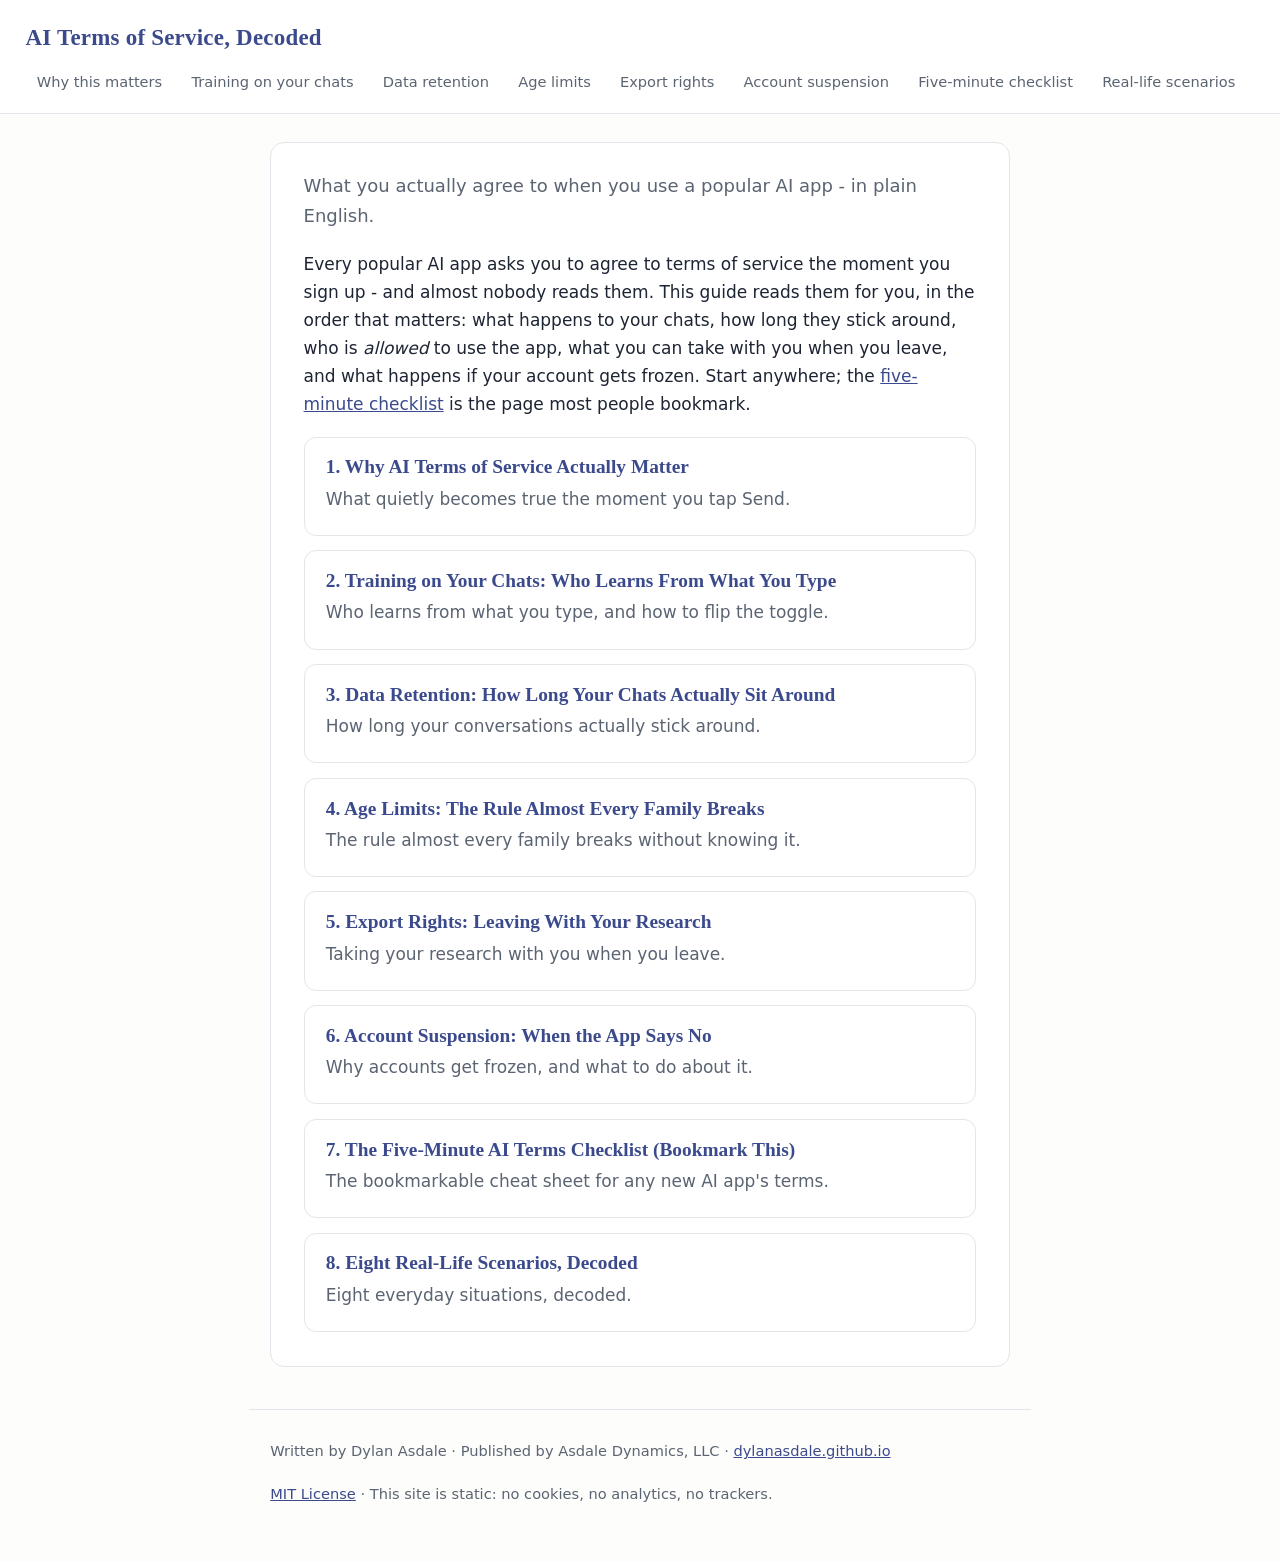
<file: site/index.html>
<!DOCTYPE html>
    <html lang="en">
    <head>
    <meta charset="utf-8">
    <meta name="viewport" content="width=device-width, initial-scale=1">
    <meta name="color-scheme" content="light">
    <title>AI Terms of Service, Decoded - AI Terms of Service, Decoded</title>
    <meta name="description" content="What you actually agree to when you use a popular AI app - in plain English.">
    <link rel="icon" href="data:image/svg+xml,%3Csvg xmlns='http://www.w3.org/2000/svg' viewBox='0 0 32 32'%3E%3Crect width='32' height='32' rx='7' fill='%233b4a8c'/%3E%3Ctext x='16' y='22' font-family='Georgia,serif' font-size='17' fill='%23fff' text-anchor='middle'%3EA%3C/text%3E%3C/svg%3E">
    <link rel="stylesheet" href="style.css">
    </head>
    <body>
    <header class="siteheader">
      <a class="sitetitle" href="index.html">AI Terms of Service, Decoded</a>
      <nav class="sitelinks">
          <a href="01-why-this-matters.html" class="navlink">Why this matters</a>
          <a href="02-training-on-your-chats.html" class="navlink">Training on your chats</a>
          <a href="03-data-retention.html" class="navlink">Data retention</a>
          <a href="04-age-limits.html" class="navlink">Age limits</a>
          <a href="05-export-rights.html" class="navlink">Export rights</a>
          <a href="06-account-suspension.html" class="navlink">Account suspension</a>
          <a href="07-five-minute-checklist.html" class="navlink">Five-minute checklist</a>
          <a href="08-common-scenarios.html" class="navlink">Real-life scenarios</a>
      </nav>
    </header>
    <main>
      <article>
      <p class="lede">What you actually agree to when you use a popular AI app - in plain English.</p>
      <p>Every popular AI app asks you to agree to terms of service the moment you sign up - and almost nobody reads them. This guide reads them for you, in the order that matters: what happens to your chats, how long they stick around, who is <em>allowed</em> to use the app, what you can take with you when you leave, and what happens if your account gets frozen. Start anywhere; the <a href="07-five-minute-checklist.html">five-minute checklist</a> is the page most people bookmark.</p>
<section class="card">
  <h2><a href="01-why-this-matters.html">1. Why AI Terms of Service Actually Matter</a></h2>
  <p>What quietly becomes true the moment you tap Send.</p>
</section>
<section class="card">
  <h2><a href="02-training-on-your-chats.html">2. Training on Your Chats: Who Learns From What You Type</a></h2>
  <p>Who learns from what you type, and how to flip the toggle.</p>
</section>
<section class="card">
  <h2><a href="03-data-retention.html">3. Data Retention: How Long Your Chats Actually Sit Around</a></h2>
  <p>How long your conversations actually stick around.</p>
</section>
<section class="card">
  <h2><a href="04-age-limits.html">4. Age Limits: The Rule Almost Every Family Breaks</a></h2>
  <p>The rule almost every family breaks without knowing it.</p>
</section>
<section class="card">
  <h2><a href="05-export-rights.html">5. Export Rights: Leaving With Your Research</a></h2>
  <p>Taking your research with you when you leave.</p>
</section>
<section class="card">
  <h2><a href="06-account-suspension.html">6. Account Suspension: When the App Says No</a></h2>
  <p>Why accounts get frozen, and what to do about it.</p>
</section>
<section class="card">
  <h2><a href="07-five-minute-checklist.html">7. The Five-Minute AI Terms Checklist (Bookmark This)</a></h2>
  <p>The bookmarkable cheat sheet for any new AI app's terms.</p>
</section>
<section class="card">
  <h2><a href="08-common-scenarios.html">8. Eight Real-Life Scenarios, Decoded</a></h2>
  <p>Eight everyday situations, decoded.</p>
</section>
      </article>

    </main>
    <footer>
      <p>Written by Dylan Asdale &middot; Published by Asdale Dynamics, LLC &middot;
      <a href="https://dylanasdale.github.io">dylanasdale.github.io</a></p>
      <p><a href="LICENSE.txt">MIT License</a> &middot; This site is static: no cookies, no analytics, no trackers.</p>
    </footer>
    </body>
    </html>
</file>
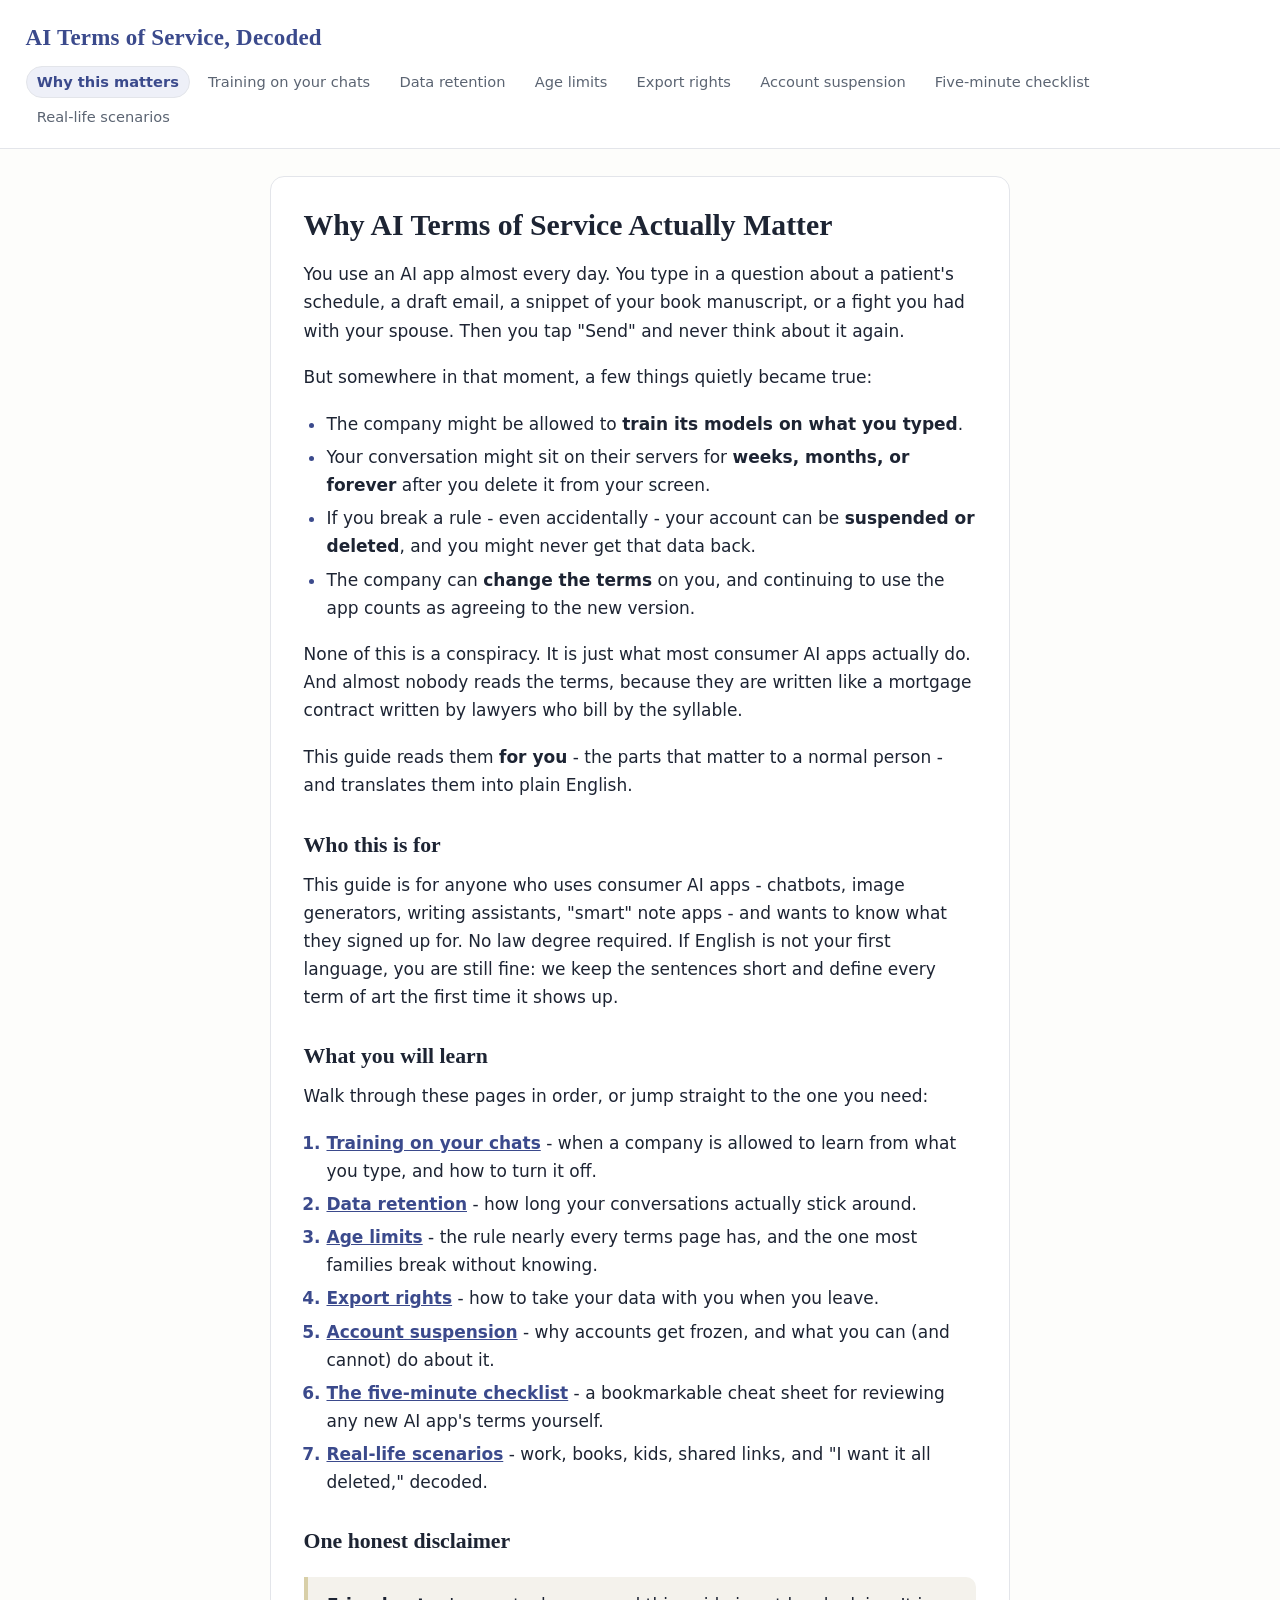
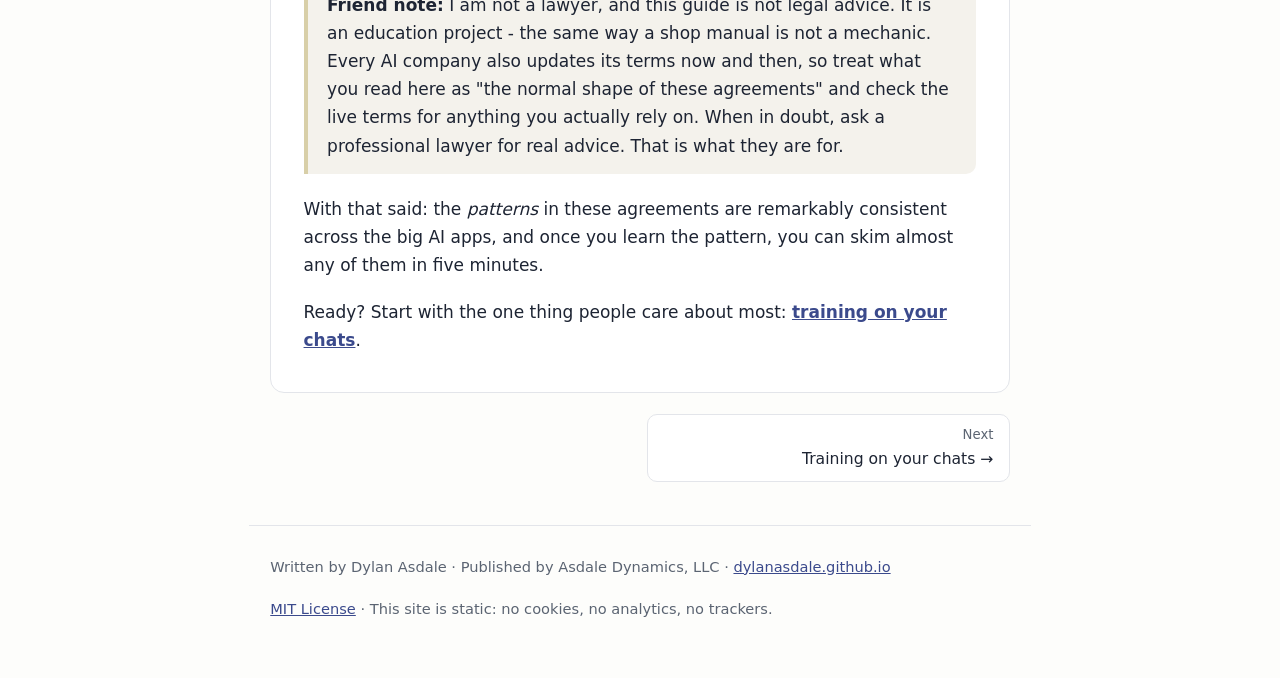
<file: site/01-why-this-matters.html>
<!DOCTYPE html>
    <html lang="en">
    <head>
    <meta charset="utf-8">
    <meta name="viewport" content="width=device-width, initial-scale=1">
    <meta name="color-scheme" content="light">
    <title>Why AI Terms of Service Actually Matter - AI Terms of Service, Decoded</title>
    <meta name="description" content="What you actually agree to when you use a popular AI app - in plain English.">
    <link rel="icon" href="data:image/svg+xml,%3Csvg xmlns='http://www.w3.org/2000/svg' viewBox='0 0 32 32'%3E%3Crect width='32' height='32' rx='7' fill='%233b4a8c'/%3E%3Ctext x='16' y='22' font-family='Georgia,serif' font-size='17' fill='%23fff' text-anchor='middle'%3EA%3C/text%3E%3C/svg%3E">
    <link rel="stylesheet" href="style.css">
    </head>
    <body>
    <header class="siteheader">
      <a class="sitetitle" href="index.html">AI Terms of Service, Decoded</a>
      <nav class="sitelinks">
          <a href="01-why-this-matters.html" class="navlink current" aria-current="page">Why this matters</a>
          <a href="02-training-on-your-chats.html" class="navlink">Training on your chats</a>
          <a href="03-data-retention.html" class="navlink">Data retention</a>
          <a href="04-age-limits.html" class="navlink">Age limits</a>
          <a href="05-export-rights.html" class="navlink">Export rights</a>
          <a href="06-account-suspension.html" class="navlink">Account suspension</a>
          <a href="07-five-minute-checklist.html" class="navlink">Five-minute checklist</a>
          <a href="08-common-scenarios.html" class="navlink">Real-life scenarios</a>
      </nav>
    </header>
    <main>
      <article>

      <h1 id="why-ai-terms-of-service-actually-matter">Why AI Terms of Service Actually Matter</h1>
<p>You use an AI app almost every day. You type in a question about a patient's schedule, a draft email, a snippet of your book manuscript, or a fight you had with your spouse. Then you tap "Send" and never think about it again.</p>
<p>But somewhere in that moment, a few things quietly became true:</p>
<ul>
<li>The company might be allowed to <strong>train its models on what you typed</strong>.</li>
<li>Your conversation might sit on their servers for <strong>weeks, months, or forever</strong> after you delete it from your screen.</li>
<li>If you break a rule - even accidentally - your account can be <strong>suspended or deleted</strong>, and you might never get that data back.</li>
<li>The company can <strong>change the terms</strong> on you, and continuing to use the app counts as agreeing to the new version.</li>
</ul>
<p>None of this is a conspiracy. It is just what most consumer AI apps actually do. And almost nobody reads the terms, because they are written like a mortgage contract written by lawyers who bill by the syllable.</p>
<p>This guide reads them <strong>for you</strong> - the parts that matter to a normal person - and translates them into plain English.</p>
<h2 id="who-this-is-for">Who this is for</h2>
<p>This guide is for anyone who uses consumer AI apps - chatbots, image generators, writing assistants, "smart" note apps - and wants to know what they signed up for. No law degree required. If English is not your first language, you are still fine: we keep the sentences short and define every term of art the first time it shows up.</p>
<h2 id="what-you-will-learn">What you will learn</h2>
<p>Walk through these pages in order, or jump straight to the one you need:</p>
<ol>
<li><strong><a href="02-training-on-your-chats.html">Training on your chats</a></strong> - when a company is allowed to learn from what you type, and how to turn it off.</li>
<li><strong><a href="03-data-retention.html">Data retention</a></strong> - how long your conversations actually stick around.</li>
<li><strong><a href="04-age-limits.html">Age limits</a></strong> - the rule nearly every terms page has, and the one most families break without knowing.</li>
<li><strong><a href="05-export-rights.html">Export rights</a></strong> - how to take your data with you when you leave.</li>
<li><strong><a href="06-account-suspension.html">Account suspension</a></strong> - why accounts get frozen, and what you can (and cannot) do about it.</li>
<li><strong><a href="07-five-minute-checklist.html">The five-minute checklist</a></strong> - a bookmarkable cheat sheet for reviewing any new AI app's terms yourself.</li>
<li><strong><a href="08-common-scenarios.html">Real-life scenarios</a></strong> - work, books, kids, shared links, and "I want it all deleted," decoded.</li>
</ol>
<h2 id="one-honest-disclaimer">One honest disclaimer</h2>
<blockquote><p><strong>Friend note:</strong> I am not a lawyer, and this guide is not legal advice. It is an education project - the same way a shop manual is not a mechanic. Every AI company also updates its terms now and then, so treat what you read here as "the normal shape of these agreements" and check the live terms for anything you actually rely on. When in doubt, ask a professional lawyer for real advice. That is what they are for.</p></blockquote>
<p>With that said: the <em>patterns</em> in these agreements are remarkably consistent across the big AI apps, and once you learn the pattern, you can skim almost any of them in five minutes.</p>
<p>Ready? Start with the one thing people care about most: <a href="02-training-on-your-chats.html"><strong>training on your chats</strong></a>.</p>
      </article>
      <nav class="prevnext"><span class="pn spacer"></span>
  <a class="pn next" href="02-training-on-your-chats.html"><span class="pnlabel">Next</span> Training on your chats &rarr;</a></nav>
    </main>
    <footer>
      <p>Written by Dylan Asdale &middot; Published by Asdale Dynamics, LLC &middot;
      <a href="https://dylanasdale.github.io">dylanasdale.github.io</a></p>
      <p><a href="LICENSE.txt">MIT License</a> &middot; This site is static: no cookies, no analytics, no trackers.</p>
    </footer>
    </body>
    </html>
</file>
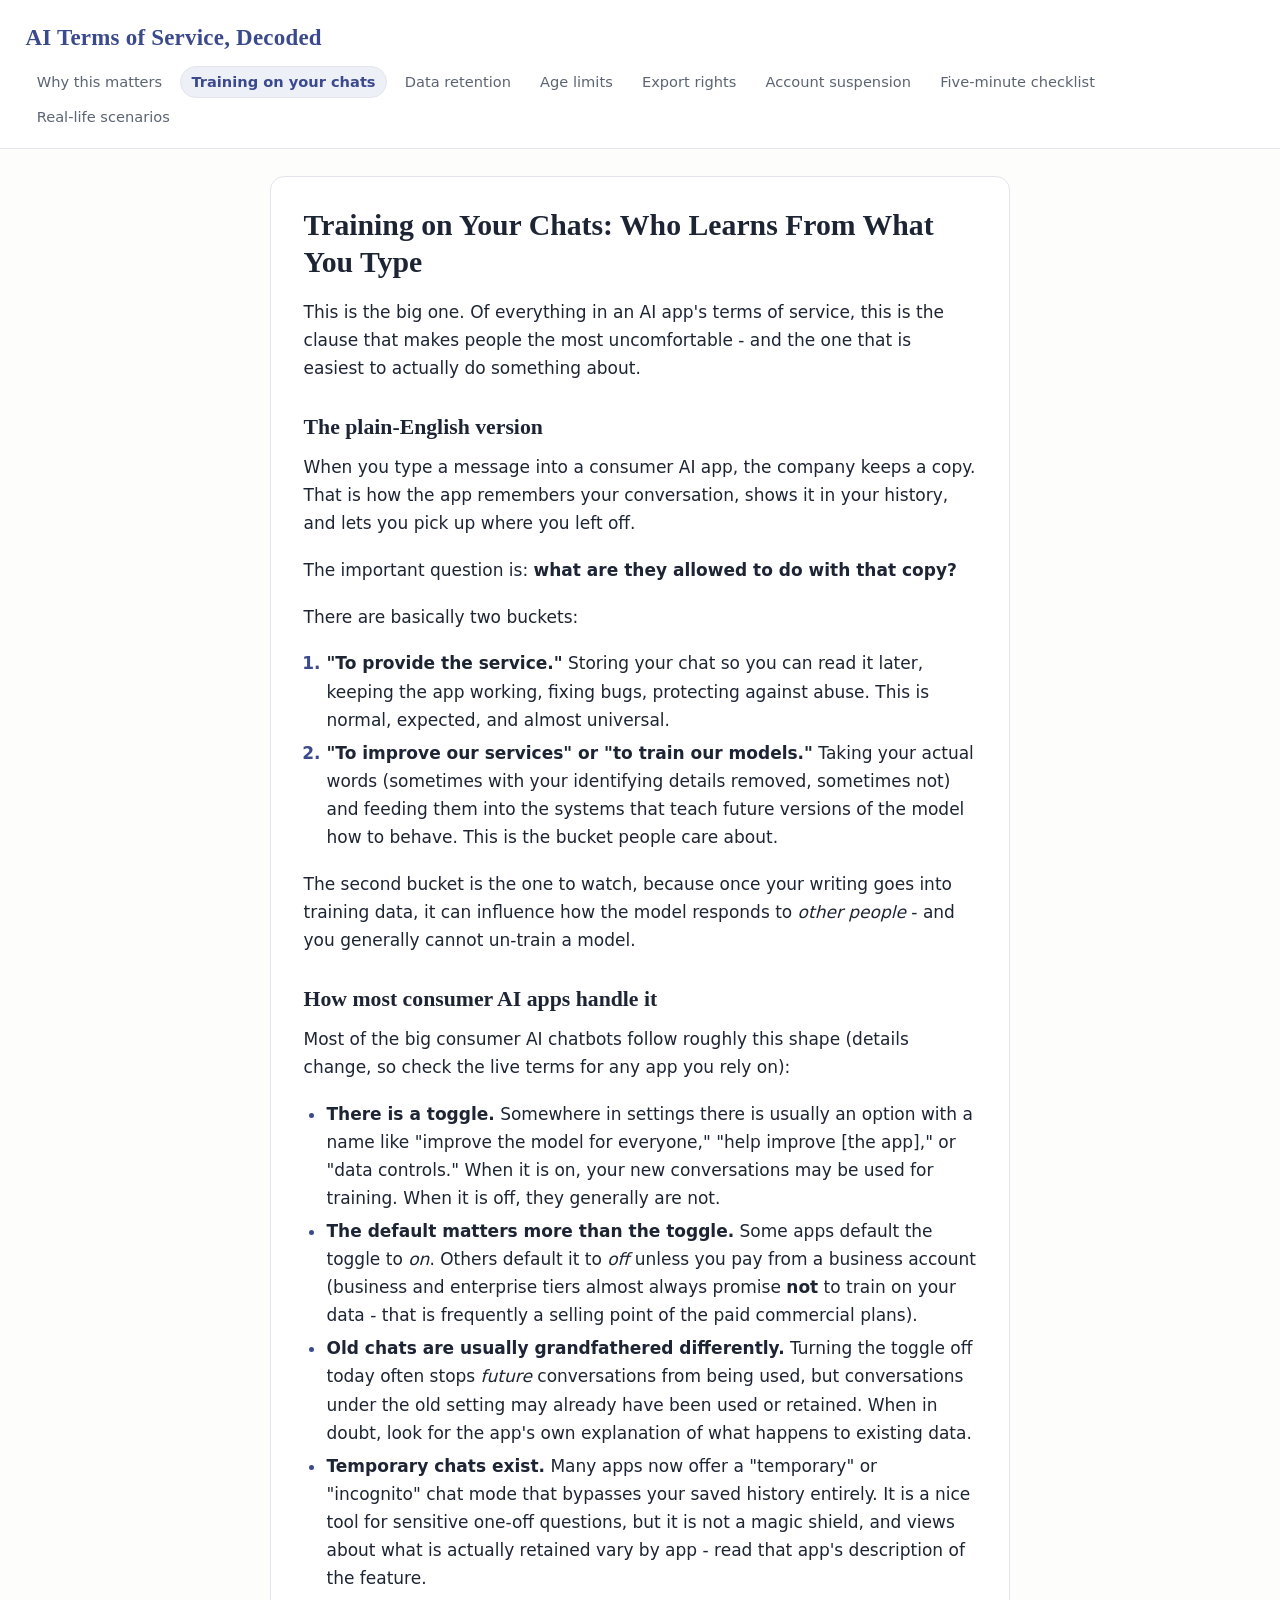
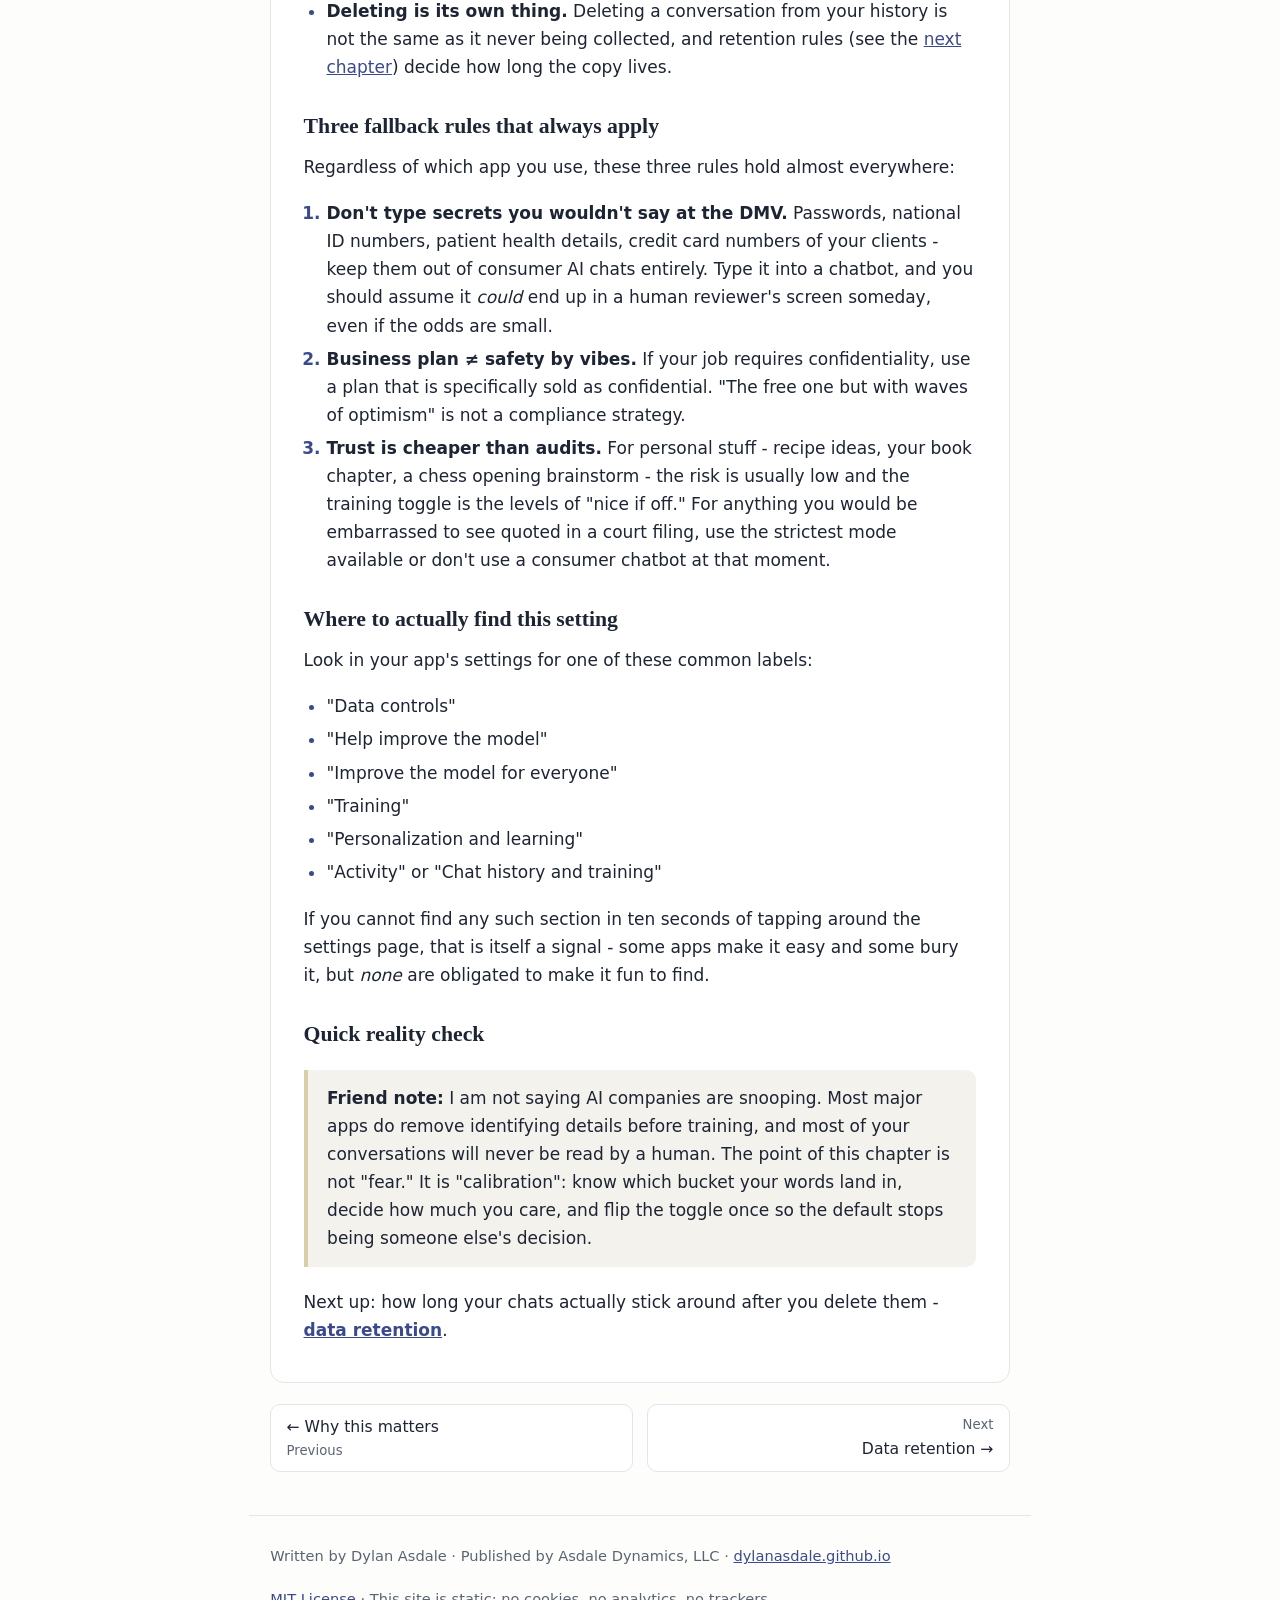
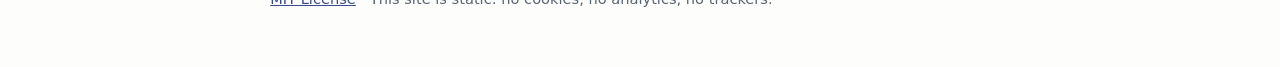
<file: site/02-training-on-your-chats.html>
<!DOCTYPE html>
    <html lang="en">
    <head>
    <meta charset="utf-8">
    <meta name="viewport" content="width=device-width, initial-scale=1">
    <meta name="color-scheme" content="light">
    <title>Training on Your Chats: Who Learns From What You Type - AI Terms of Service, Decoded</title>
    <meta name="description" content="What you actually agree to when you use a popular AI app - in plain English.">
    <link rel="icon" href="data:image/svg+xml,%3Csvg xmlns='http://www.w3.org/2000/svg' viewBox='0 0 32 32'%3E%3Crect width='32' height='32' rx='7' fill='%233b4a8c'/%3E%3Ctext x='16' y='22' font-family='Georgia,serif' font-size='17' fill='%23fff' text-anchor='middle'%3EA%3C/text%3E%3C/svg%3E">
    <link rel="stylesheet" href="style.css">
    </head>
    <body>
    <header class="siteheader">
      <a class="sitetitle" href="index.html">AI Terms of Service, Decoded</a>
      <nav class="sitelinks">
          <a href="01-why-this-matters.html" class="navlink">Why this matters</a>
          <a href="02-training-on-your-chats.html" class="navlink current" aria-current="page">Training on your chats</a>
          <a href="03-data-retention.html" class="navlink">Data retention</a>
          <a href="04-age-limits.html" class="navlink">Age limits</a>
          <a href="05-export-rights.html" class="navlink">Export rights</a>
          <a href="06-account-suspension.html" class="navlink">Account suspension</a>
          <a href="07-five-minute-checklist.html" class="navlink">Five-minute checklist</a>
          <a href="08-common-scenarios.html" class="navlink">Real-life scenarios</a>
      </nav>
    </header>
    <main>
      <article>

      <h1 id="training-on-your-chats-who-learns-from-what-you-type">Training on Your Chats: Who Learns From What You Type</h1>
<p>This is the big one. Of everything in an AI app's terms of service, this is the clause that makes people the most uncomfortable - and the one that is easiest to actually do something about.</p>
<h2 id="the-plain-english-version">The plain-English version</h2>
<p>When you type a message into a consumer AI app, the company keeps a copy. That is how the app remembers your conversation, shows it in your history, and lets you pick up where you left off.</p>
<p>The important question is: <strong>what are they allowed to do with that copy?</strong></p>
<p>There are basically two buckets:</p>
<ol>
<li><strong>"To provide the service."</strong> Storing your chat so you can read it later, keeping the app working, fixing bugs, protecting against abuse. This is normal, expected, and almost universal.</li>
<li><strong>"To improve our services" or "to train our models."</strong> Taking your actual words (sometimes with your identifying details removed, sometimes not) and feeding them into the systems that teach future versions of the model how to behave. This is the bucket people care about.</li>
</ol>
<p>The second bucket is the one to watch, because once your writing goes into training data, it can influence how the model responds to <em>other people</em> - and you generally cannot un-train a model.</p>
<h2 id="how-most-consumer-ai-apps-handle-it">How most consumer AI apps handle it</h2>
<p>Most of the big consumer AI chatbots follow roughly this shape (details change, so check the live terms for any app you rely on):</p>
<ul>
<li><strong>There is a toggle.</strong> Somewhere in settings there is usually an option with a name like "improve the model for everyone," "help improve [the app]," or "data controls." When it is on, your new conversations may be used for training. When it is off, they generally are not.</li>
<li><strong>The default matters more than the toggle.</strong> Some apps default the toggle to <em>on</em>. Others default it to <em>off</em> unless you pay from a business account (business and enterprise tiers almost always promise <strong>not</strong> to train on your data - that is frequently a selling point of the paid commercial plans).</li>
<li><strong>Old chats are usually grandfathered differently.</strong> Turning the toggle off today often stops <em>future</em> conversations from being used, but conversations under the old setting may already have been used or retained. When in doubt, look for the app's own explanation of what happens to existing data.</li>
<li><strong>Temporary chats exist.</strong> Many apps now offer a "temporary" or "incognito" chat mode that bypasses your saved history entirely. It is a nice tool for sensitive one-off questions, but it is not a magic shield, and views about what is actually retained vary by app - read that app's description of the feature.</li>
<li><strong>Deleting is its own thing.</strong> Deleting a conversation from your history is not the same as it never being collected, and retention rules (see the <a href="03-data-retention.html">next chapter</a>) decide how long the copy lives.</li>
</ul>
<h2 id="three-fallback-rules-that-always-apply">Three fallback rules that always apply</h2>
<p>Regardless of which app you use, these three rules hold almost everywhere:</p>
<ol>
<li><strong>Don't type secrets you wouldn't say at the DMV.</strong> Passwords, national ID numbers, patient health details, credit card numbers of your clients - keep them out of consumer AI chats entirely. Type it into a chatbot, and you should assume it <em>could</em> end up in a human reviewer's screen someday, even if the odds are small.</li>
<li><strong>Business plan ≠ safety by vibes.</strong> If your job requires confidentiality, use a plan that is specifically sold as confidential. "The free one but with waves of optimism" is not a compliance strategy.</li>
<li><strong>Trust is cheaper than audits.</strong> For personal stuff - recipe ideas, your book chapter, a chess opening brainstorm - the risk is usually low and the training toggle is the levels of "nice if off." For anything you would be embarrassed to see quoted in a court filing, use the strictest mode available or don't use a consumer chatbot at that moment.</li>
</ol>
<h2 id="where-to-actually-find-this-setting">Where to actually find this setting</h2>
<p>Look in your app's settings for one of these common labels:</p>
<ul>
<li>"Data controls"</li>
<li>"Help improve the model"</li>
<li>"Improve the model for everyone"</li>
<li>"Training"</li>
<li>"Personalization and learning"</li>
<li>"Activity" or "Chat history and training"</li>
</ul>
<p>If you cannot find any such section in ten seconds of tapping around the settings page, that is itself a signal - some apps make it easy and some bury it, but <em>none</em> are obligated to make it fun to find.</p>
<h2 id="quick-reality-check">Quick reality check</h2>
<blockquote><p><strong>Friend note:</strong> I am not saying AI companies are snooping. Most major apps do remove identifying details before training, and most of your conversations will never be read by a human. The point of this chapter is not "fear." It is "calibration": know which bucket your words land in, decide how much you care, and flip the toggle once so the default stops being someone else's decision.</p></blockquote>
<p>Next up: how long your chats actually stick around after you delete them - <a href="03-data-retention.html"><strong>data retention</strong></a>.</p>
      </article>
      <nav class="prevnext"><a class="pn prev" href="01-why-this-matters.html">&larr; Why this matters <span class="pnlabel">Previous</span></a>
  <a class="pn next" href="03-data-retention.html"><span class="pnlabel">Next</span> Data retention &rarr;</a></nav>
    </main>
    <footer>
      <p>Written by Dylan Asdale &middot; Published by Asdale Dynamics, LLC &middot;
      <a href="https://dylanasdale.github.io">dylanasdale.github.io</a></p>
      <p><a href="LICENSE.txt">MIT License</a> &middot; This site is static: no cookies, no analytics, no trackers.</p>
    </footer>
    </body>
    </html>
</file>
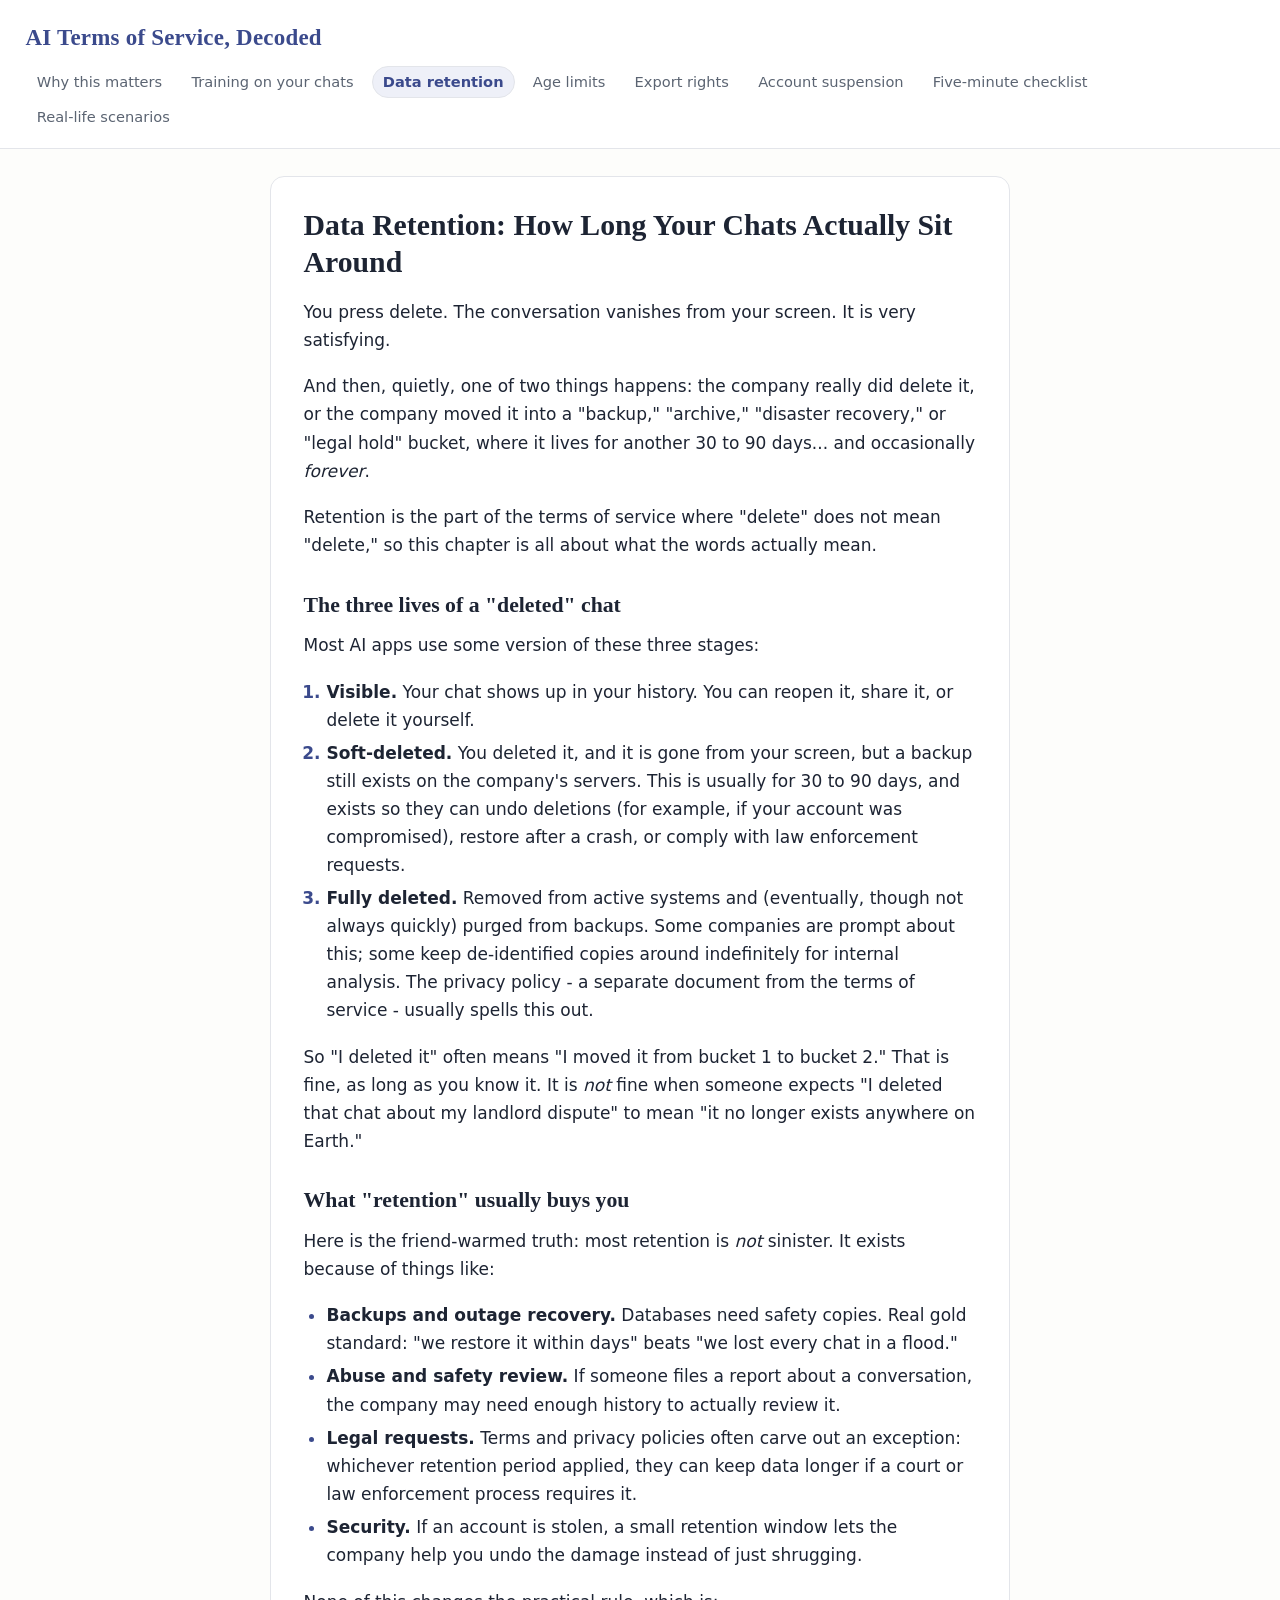
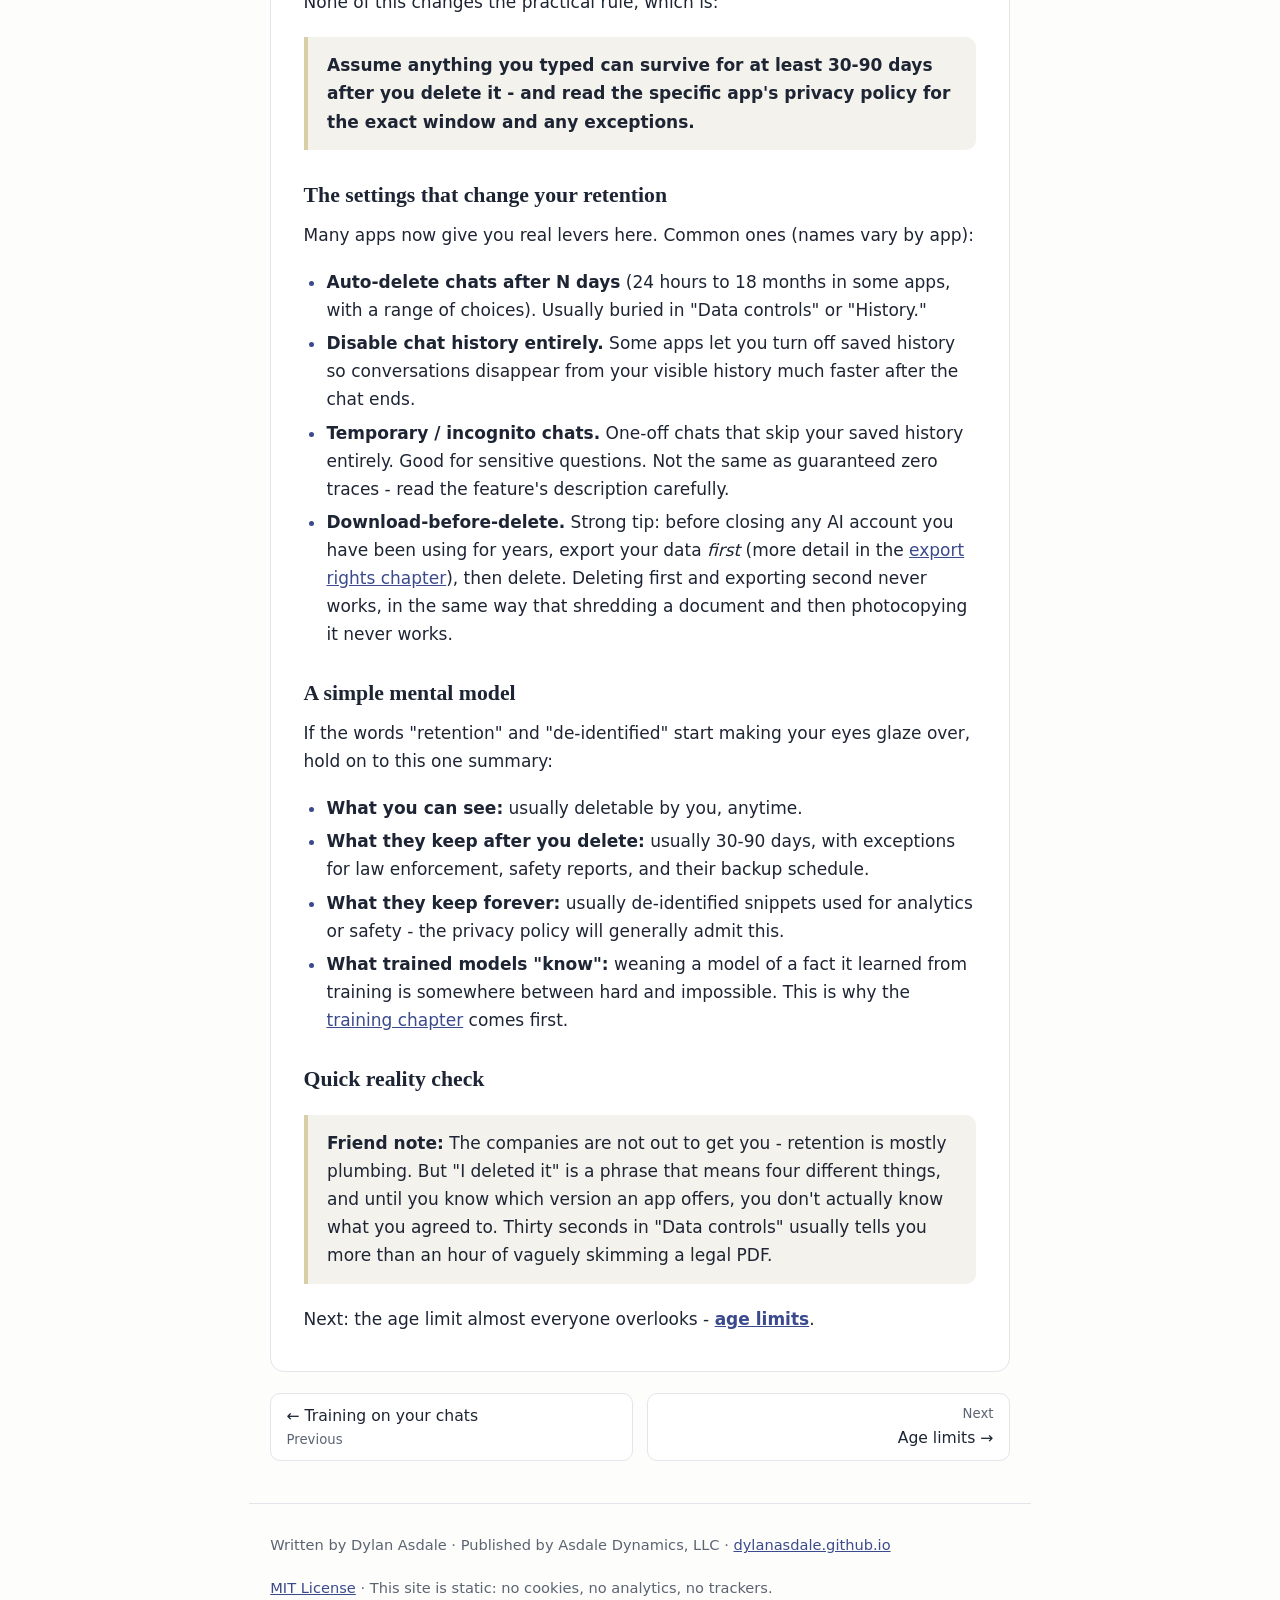
<file: site/03-data-retention.html>
<!DOCTYPE html>
    <html lang="en">
    <head>
    <meta charset="utf-8">
    <meta name="viewport" content="width=device-width, initial-scale=1">
    <meta name="color-scheme" content="light">
    <title>Data Retention: How Long Your Chats Actually Sit Around - AI Terms of Service, Decoded</title>
    <meta name="description" content="What you actually agree to when you use a popular AI app - in plain English.">
    <link rel="icon" href="data:image/svg+xml,%3Csvg xmlns='http://www.w3.org/2000/svg' viewBox='0 0 32 32'%3E%3Crect width='32' height='32' rx='7' fill='%233b4a8c'/%3E%3Ctext x='16' y='22' font-family='Georgia,serif' font-size='17' fill='%23fff' text-anchor='middle'%3EA%3C/text%3E%3C/svg%3E">
    <link rel="stylesheet" href="style.css">
    </head>
    <body>
    <header class="siteheader">
      <a class="sitetitle" href="index.html">AI Terms of Service, Decoded</a>
      <nav class="sitelinks">
          <a href="01-why-this-matters.html" class="navlink">Why this matters</a>
          <a href="02-training-on-your-chats.html" class="navlink">Training on your chats</a>
          <a href="03-data-retention.html" class="navlink current" aria-current="page">Data retention</a>
          <a href="04-age-limits.html" class="navlink">Age limits</a>
          <a href="05-export-rights.html" class="navlink">Export rights</a>
          <a href="06-account-suspension.html" class="navlink">Account suspension</a>
          <a href="07-five-minute-checklist.html" class="navlink">Five-minute checklist</a>
          <a href="08-common-scenarios.html" class="navlink">Real-life scenarios</a>
      </nav>
    </header>
    <main>
      <article>

      <h1 id="data-retention-how-long-your-chats-actually-sit-around">Data Retention: How Long Your Chats Actually Sit Around</h1>
<p>You press delete. The conversation vanishes from your screen. It is very satisfying.</p>
<p>And then, quietly, one of two things happens: the company really did delete it, or the company moved it into a "backup," "archive," "disaster recovery," or "legal hold" bucket, where it lives for another 30 to 90 days... and occasionally <em>forever</em>.</p>
<p>Retention is the part of the terms of service where "delete" does not mean "delete," so this chapter is all about what the words actually mean.</p>
<h2 id="the-three-lives-of-a-deleted-chat">The three lives of a "deleted" chat</h2>
<p>Most AI apps use some version of these three stages:</p>
<ol>
<li><strong>Visible.</strong> Your chat shows up in your history. You can reopen it, share it, or delete it yourself.</li>
<li><strong>Soft-deleted.</strong> You deleted it, and it is gone from your screen, but a backup still exists on the company's servers. This is usually for 30 to 90 days, and exists so they can undo deletions (for example, if your account was compromised), restore after a crash, or comply with law enforcement requests.</li>
<li><strong>Fully deleted.</strong> Removed from active systems and (eventually, though not always quickly) purged from backups. Some companies are prompt about this; some keep de-identified copies around indefinitely for internal analysis. The privacy policy - a separate document from the terms of service - usually spells this out.</li>
</ol>
<p>So "I deleted it" often means "I moved it from bucket 1 to bucket 2." That is fine, as long as you know it. It is <em>not</em> fine when someone expects "I deleted that chat about my landlord dispute" to mean "it no longer exists anywhere on Earth."</p>
<h2 id="what-retention-usually-buys-you">What "retention" usually buys you</h2>
<p>Here is the friend-warmed truth: most retention is <em>not</em> sinister. It exists because of things like:</p>
<ul>
<li><strong>Backups and outage recovery.</strong> Databases need safety copies. Real gold standard: "we restore it within days" beats "we lost every chat in a flood."</li>
<li><strong>Abuse and safety review.</strong> If someone files a report about a conversation, the company may need enough history to actually review it.</li>
<li><strong>Legal requests.</strong> Terms and privacy policies often carve out an exception: whichever retention period applied, they can keep data longer if a court or law enforcement process requires it.</li>
<li><strong>Security.</strong> If an account is stolen, a small retention window lets the company help you undo the damage instead of just shrugging.</li>
</ul>
<p>None of this changes the practical rule, which is:</p>
<blockquote><p><strong>Assume anything you typed can survive for at least 30-90 days after you delete it - and read the specific app's privacy policy for the exact window and any exceptions.</strong></p></blockquote>
<h2 id="the-settings-that-change-your-retention">The settings that change your retention</h2>
<p>Many apps now give you real levers here. Common ones (names vary by app):</p>
<ul>
<li><strong>Auto-delete chats after N days</strong> (24 hours to 18 months in some apps, with a range of choices). Usually buried in "Data controls" or "History."</li>
<li><strong>Disable chat history entirely.</strong> Some apps let you turn off saved history so conversations disappear from your visible history much faster after the chat ends.</li>
<li><strong>Temporary / incognito chats.</strong> One-off chats that skip your saved history entirely. Good for sensitive questions. Not the same as guaranteed zero traces - read the feature's description carefully.</li>
<li><strong>Download-before-delete.</strong> Strong tip: before closing any AI account you have been using for years, export your data <em>first</em> (more detail in the <a href="05-export-rights.html">export rights chapter</a>), then delete. Deleting first and exporting second never works, in the same way that shredding a document and then photocopying it never works.</li>
</ul>
<h2 id="a-simple-mental-model">A simple mental model</h2>
<p>If the words "retention" and "de-identified" start making your eyes glaze over, hold on to this one summary:</p>
<ul>
<li><strong>What you can see:</strong> usually deletable by you, anytime.</li>
<li><strong>What they keep after you delete:</strong> usually 30-90 days, with exceptions for law enforcement, safety reports, and their backup schedule.</li>
<li><strong>What they keep forever:</strong> usually de-identified snippets used for analytics or safety - the privacy policy will generally admit this.</li>
<li><strong>What trained models "know":</strong> weaning a model of a fact it learned from training is somewhere between hard and impossible. This is why the <a href="02-training-on-your-chats.html">training chapter</a> comes first.</li>
</ul>
<h2 id="quick-reality-check">Quick reality check</h2>
<blockquote><p><strong>Friend note:</strong> The companies are not out to get you - retention is mostly plumbing. But "I deleted it" is a phrase that means four different things, and until you know which version an app offers, you don't actually know what you agreed to. Thirty seconds in "Data controls" usually tells you more than an hour of vaguely skimming a legal PDF.</p></blockquote>
<p>Next: the age limit almost everyone overlooks - <a href="04-age-limits.html"><strong>age limits</strong></a>.</p>
      </article>
      <nav class="prevnext"><a class="pn prev" href="02-training-on-your-chats.html">&larr; Training on your chats <span class="pnlabel">Previous</span></a>
  <a class="pn next" href="04-age-limits.html"><span class="pnlabel">Next</span> Age limits &rarr;</a></nav>
    </main>
    <footer>
      <p>Written by Dylan Asdale &middot; Published by Asdale Dynamics, LLC &middot;
      <a href="https://dylanasdale.github.io">dylanasdale.github.io</a></p>
      <p><a href="LICENSE.txt">MIT License</a> &middot; This site is static: no cookies, no analytics, no trackers.</p>
    </footer>
    </body>
    </html>
</file>
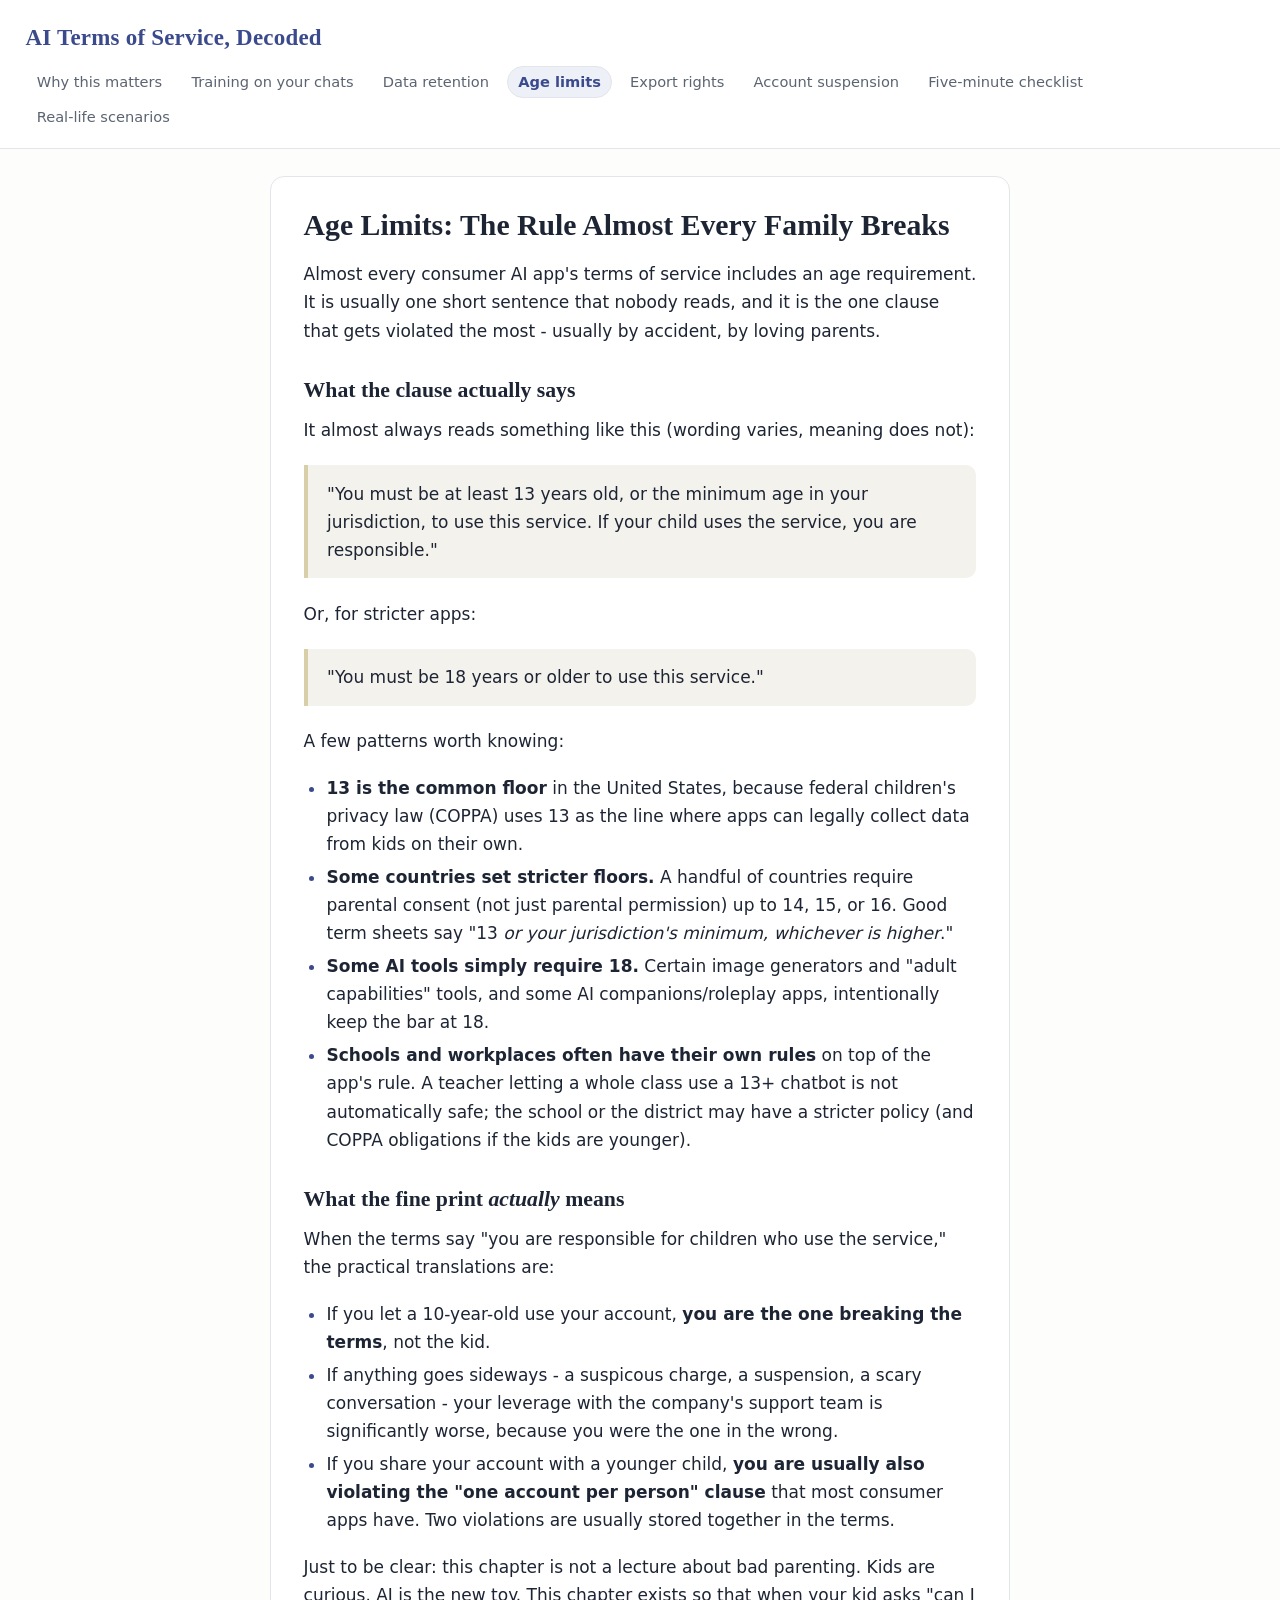
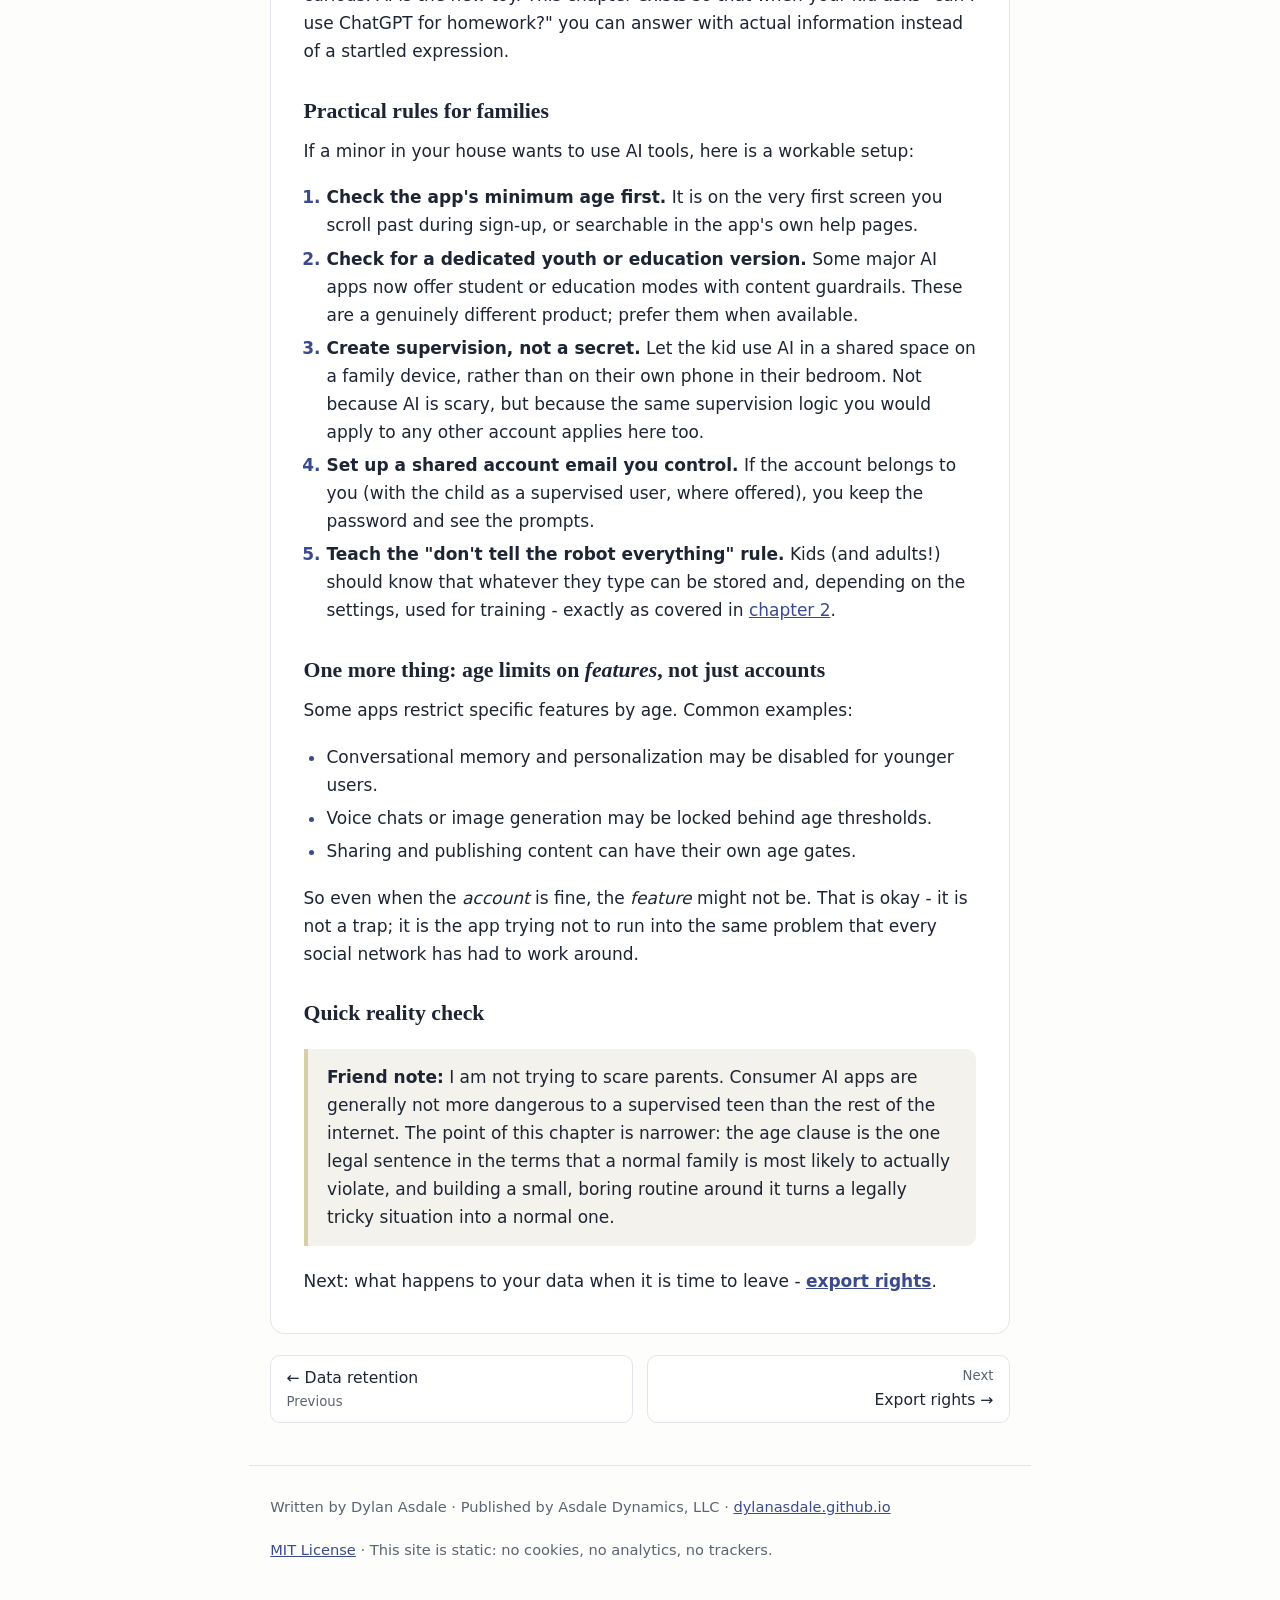
<file: site/04-age-limits.html>
<!DOCTYPE html>
    <html lang="en">
    <head>
    <meta charset="utf-8">
    <meta name="viewport" content="width=device-width, initial-scale=1">
    <meta name="color-scheme" content="light">
    <title>Age Limits: The Rule Almost Every Family Breaks - AI Terms of Service, Decoded</title>
    <meta name="description" content="What you actually agree to when you use a popular AI app - in plain English.">
    <link rel="icon" href="data:image/svg+xml,%3Csvg xmlns='http://www.w3.org/2000/svg' viewBox='0 0 32 32'%3E%3Crect width='32' height='32' rx='7' fill='%233b4a8c'/%3E%3Ctext x='16' y='22' font-family='Georgia,serif' font-size='17' fill='%23fff' text-anchor='middle'%3EA%3C/text%3E%3C/svg%3E">
    <link rel="stylesheet" href="style.css">
    </head>
    <body>
    <header class="siteheader">
      <a class="sitetitle" href="index.html">AI Terms of Service, Decoded</a>
      <nav class="sitelinks">
          <a href="01-why-this-matters.html" class="navlink">Why this matters</a>
          <a href="02-training-on-your-chats.html" class="navlink">Training on your chats</a>
          <a href="03-data-retention.html" class="navlink">Data retention</a>
          <a href="04-age-limits.html" class="navlink current" aria-current="page">Age limits</a>
          <a href="05-export-rights.html" class="navlink">Export rights</a>
          <a href="06-account-suspension.html" class="navlink">Account suspension</a>
          <a href="07-five-minute-checklist.html" class="navlink">Five-minute checklist</a>
          <a href="08-common-scenarios.html" class="navlink">Real-life scenarios</a>
      </nav>
    </header>
    <main>
      <article>

      <h1 id="age-limits-the-rule-almost-every-family-breaks">Age Limits: The Rule Almost Every Family Breaks</h1>
<p>Almost every consumer AI app's terms of service includes an age requirement. It is usually one short sentence that nobody reads, and it is the one clause that gets violated the most - usually by accident, by loving parents.</p>
<h2 id="what-the-clause-actually-says">What the clause actually says</h2>
<p>It almost always reads something like this (wording varies, meaning does not):</p>
<blockquote><p>"You must be at least 13 years old, or the minimum age in your jurisdiction, to use this service. If your child uses the service, you are responsible."</p></blockquote>
<p>Or, for stricter apps:</p>
<blockquote><p>"You must be 18 years or older to use this service."</p></blockquote>
<p>A few patterns worth knowing:</p>
<ul>
<li><strong>13 is the common floor</strong> in the United States, because federal children's privacy law (COPPA) uses 13 as the line where apps can legally collect data from kids on their own.</li>
<li><strong>Some countries set stricter floors.</strong> A handful of countries require parental consent (not just parental permission) up to 14, 15, or 16. Good term sheets say "13 <em>or your jurisdiction's minimum, whichever is higher</em>."</li>
<li><strong>Some AI tools simply require 18.</strong> Certain image generators and "adult capabilities" tools, and some AI companions/roleplay apps, intentionally keep the bar at 18.</li>
<li><strong>Schools and workplaces often have their own rules</strong> on top of the app's rule. A teacher letting a whole class use a 13+ chatbot is not automatically safe; the school or the district may have a stricter policy (and COPPA obligations if the kids are younger).</li>
</ul>
<h2 id="what-the-fine-print-actually-means">What the fine print <em>actually</em> means</h2>
<p>When the terms say "you are responsible for children who use the service," the practical translations are:</p>
<ul>
<li>If you let a 10-year-old use your account, <strong>you are the one breaking the terms</strong>, not the kid.</li>
<li>If anything goes sideways - a suspicous charge, a suspension, a scary conversation - your leverage with the company's support team is significantly worse, because you were the one in the wrong.</li>
<li>If you share your account with a younger child, <strong>you are usually also violating the "one account per person" clause</strong> that most consumer apps have. Two violations are usually stored together in the terms.</li>
</ul>
<p>Just to be clear: this chapter is not a lecture about bad parenting. Kids are curious. AI is the new toy. This chapter exists so that when your kid asks "can I use ChatGPT for homework?" you can answer with actual information instead of a startled expression.</p>
<h2 id="practical-rules-for-families">Practical rules for families</h2>
<p>If a minor in your house wants to use AI tools, here is a workable setup:</p>
<ol>
<li><strong>Check the app's minimum age first.</strong> It is on the very first screen you scroll past during sign-up, or searchable in the app's own help pages.</li>
<li><strong>Check for a dedicated youth or education version.</strong> Some major AI apps now offer student or education modes with content guardrails. These are a genuinely different product; prefer them when available.</li>
<li><strong>Create supervision, not a secret.</strong> Let the kid use AI in a shared space on a family device, rather than on their own phone in their bedroom. Not because AI is scary, but because the same supervision logic you would apply to any other account applies here too.</li>
<li><strong>Set up a shared account email you control.</strong> If the account belongs to you (with the child as a supervised user, where offered), you keep the password and see the prompts.</li>
<li><strong>Teach the "don't tell the robot everything" rule.</strong> Kids (and adults!) should know that whatever they type can be stored and, depending on the settings, used for training - exactly as covered in <a href="02-training-on-your-chats.html">chapter 2</a>.</li>
</ol>
<h2 id="one-more-thing-age-limits-on-features-not-just-accounts">One more thing: age limits on <em>features</em>, not just accounts</h2>
<p>Some apps restrict specific features by age. Common examples:</p>
<ul>
<li>Conversational memory and personalization may be disabled for younger users.</li>
<li>Voice chats or image generation may be locked behind age thresholds.</li>
<li>Sharing and publishing content can have their own age gates.</li>
</ul>
<p>So even when the <em>account</em> is fine, the <em>feature</em> might not be. That is okay - it is not a trap; it is the app trying not to run into the same problem that every social network has had to work around.</p>
<h2 id="quick-reality-check">Quick reality check</h2>
<blockquote><p><strong>Friend note:</strong> I am not trying to scare parents. Consumer AI apps are generally not more dangerous to a supervised teen than the rest of the internet. The point of this chapter is narrower: the age clause is the one legal sentence in the terms that a normal family is most likely to actually violate, and building a small, boring routine around it turns a legally tricky situation into a normal one.</p></blockquote>
<p>Next: what happens to your data when it is time to leave - <a href="05-export-rights.html"><strong>export rights</strong></a>.</p>
      </article>
      <nav class="prevnext"><a class="pn prev" href="03-data-retention.html">&larr; Data retention <span class="pnlabel">Previous</span></a>
  <a class="pn next" href="05-export-rights.html"><span class="pnlabel">Next</span> Export rights &rarr;</a></nav>
    </main>
    <footer>
      <p>Written by Dylan Asdale &middot; Published by Asdale Dynamics, LLC &middot;
      <a href="https://dylanasdale.github.io">dylanasdale.github.io</a></p>
      <p><a href="LICENSE.txt">MIT License</a> &middot; This site is static: no cookies, no analytics, no trackers.</p>
    </footer>
    </body>
    </html>
</file>
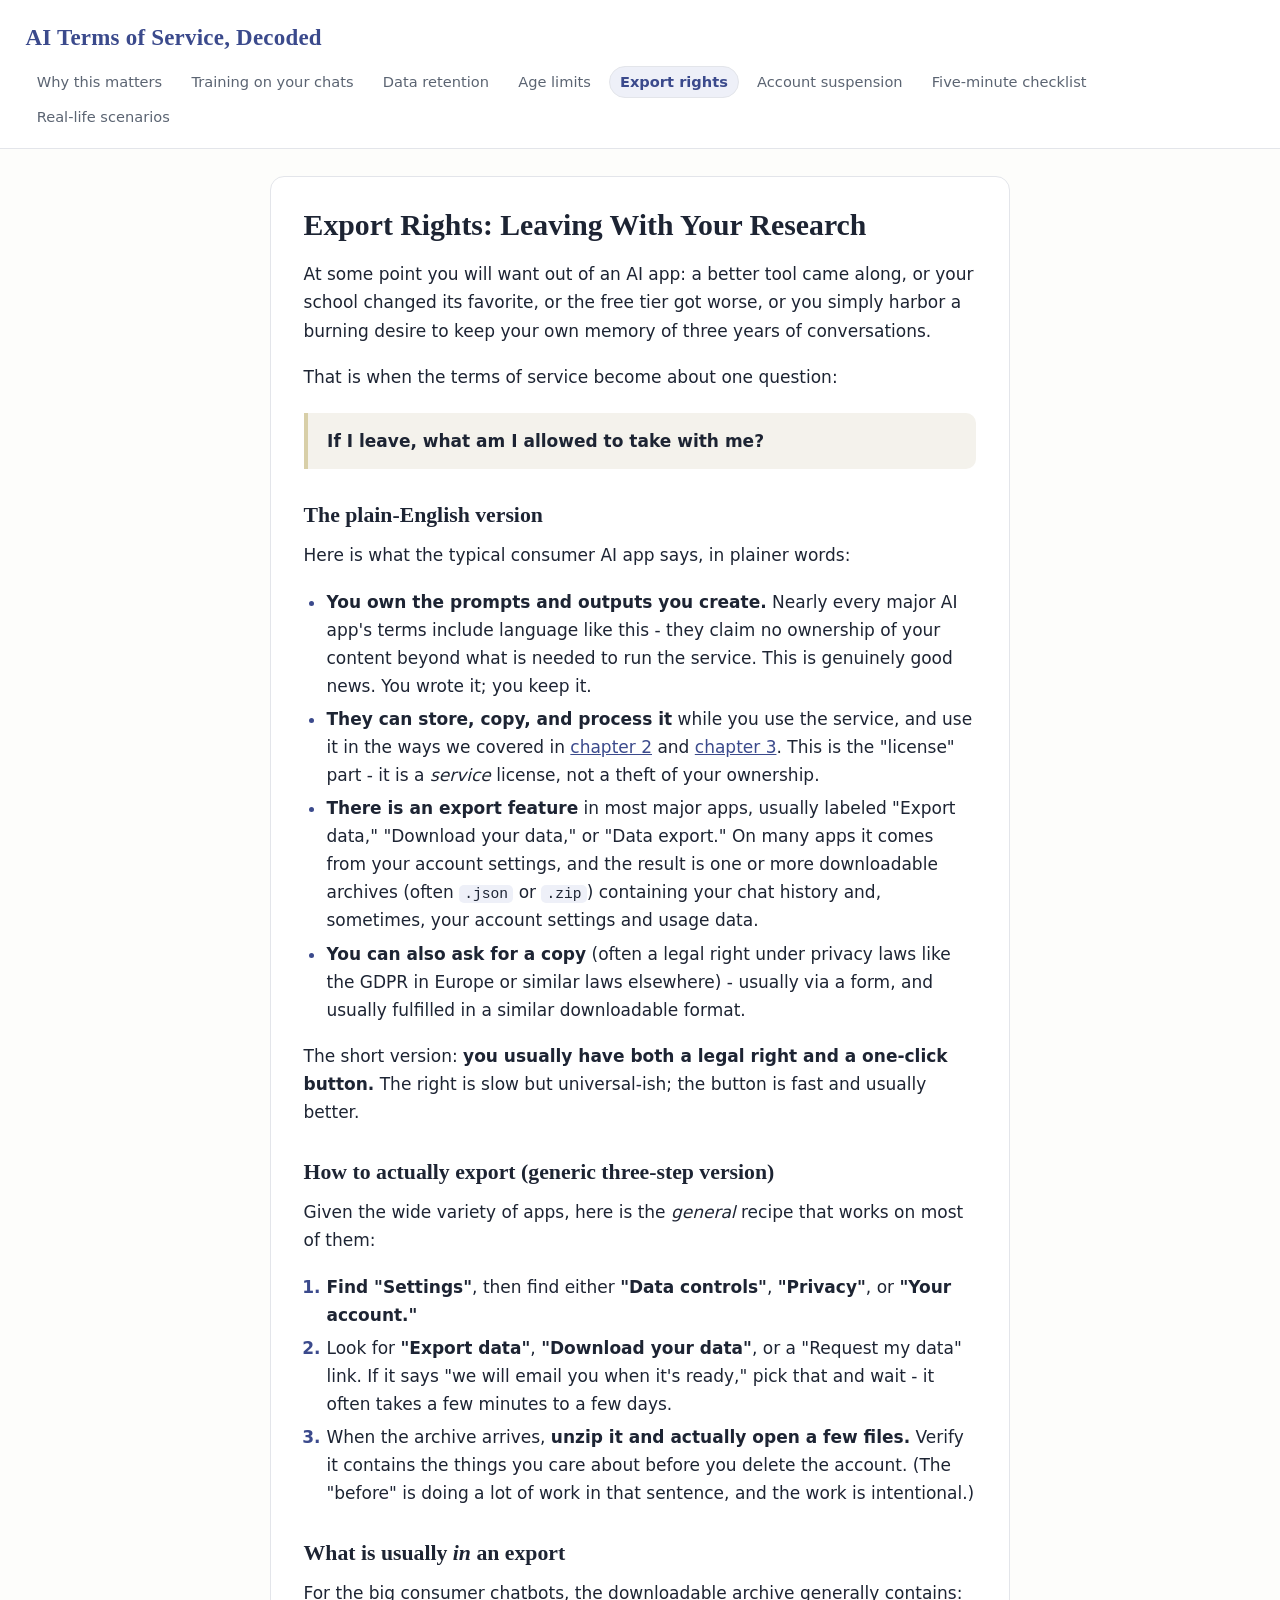
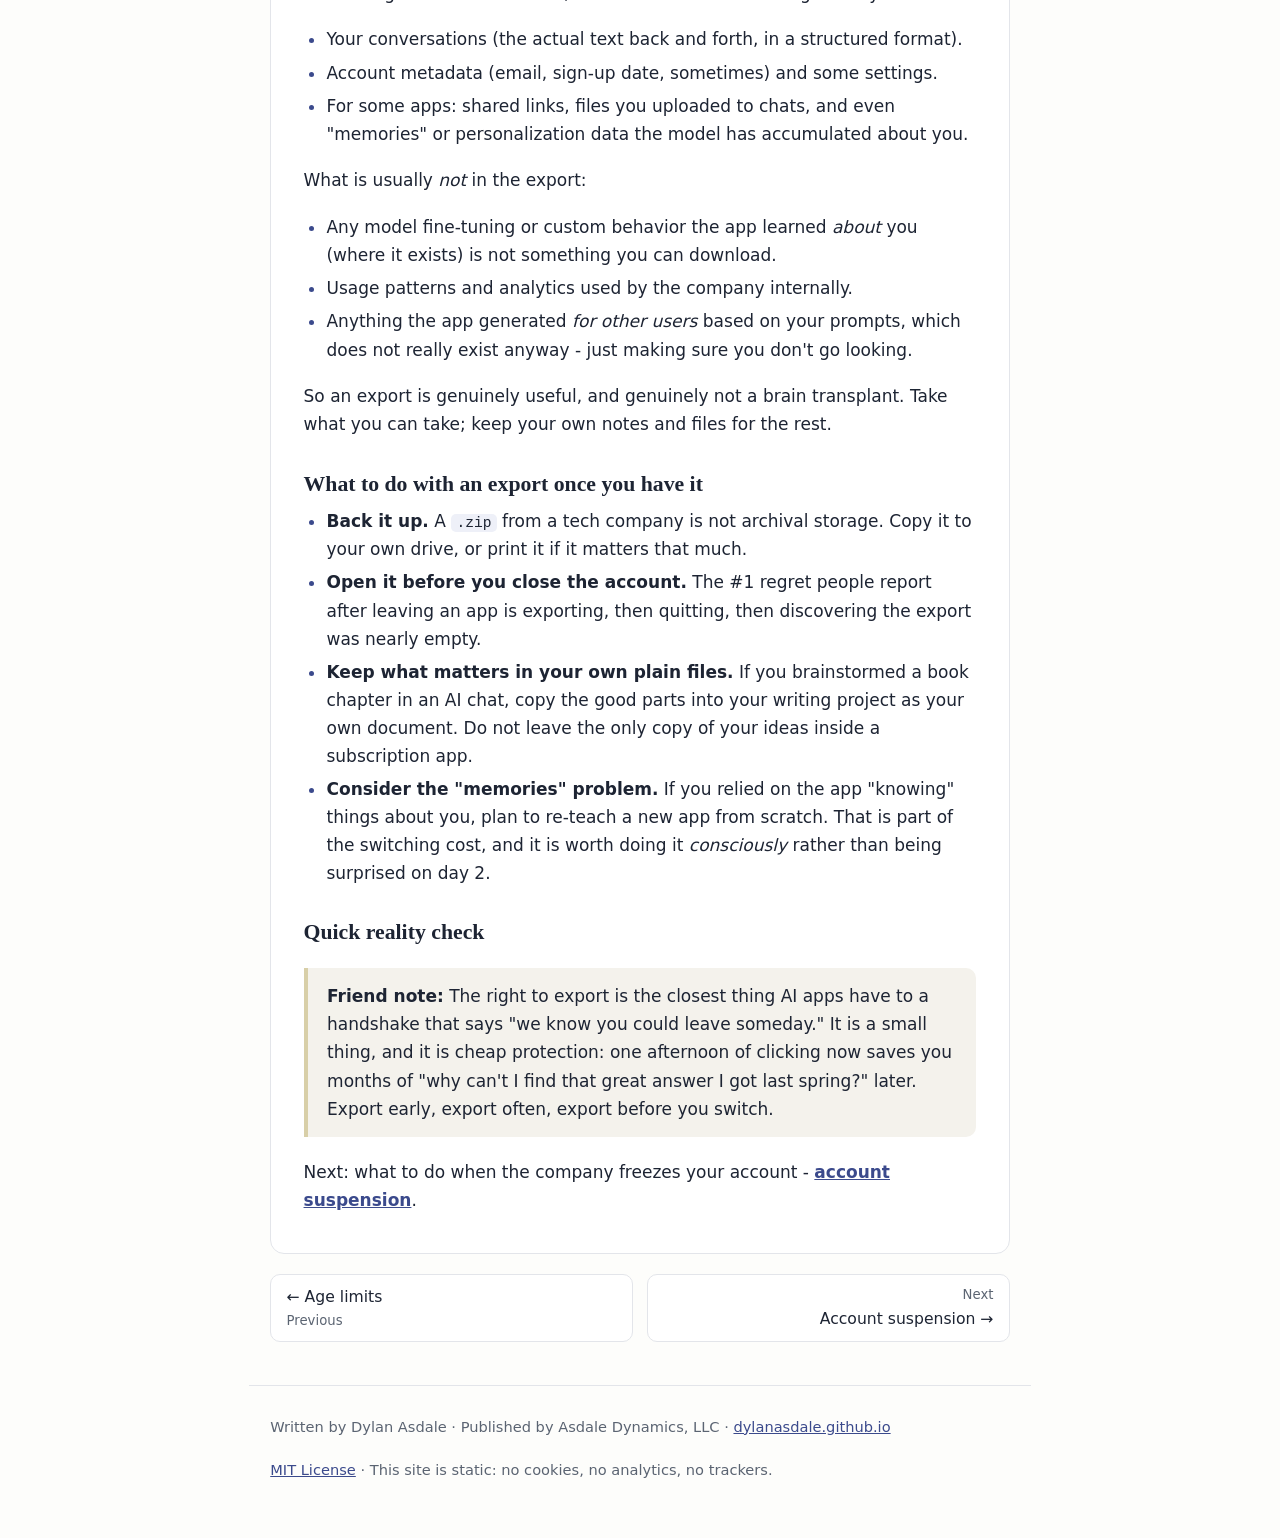
<file: site/05-export-rights.html>
<!DOCTYPE html>
    <html lang="en">
    <head>
    <meta charset="utf-8">
    <meta name="viewport" content="width=device-width, initial-scale=1">
    <meta name="color-scheme" content="light">
    <title>Export Rights: Leaving With Your Research - AI Terms of Service, Decoded</title>
    <meta name="description" content="What you actually agree to when you use a popular AI app - in plain English.">
    <link rel="icon" href="data:image/svg+xml,%3Csvg xmlns='http://www.w3.org/2000/svg' viewBox='0 0 32 32'%3E%3Crect width='32' height='32' rx='7' fill='%233b4a8c'/%3E%3Ctext x='16' y='22' font-family='Georgia,serif' font-size='17' fill='%23fff' text-anchor='middle'%3EA%3C/text%3E%3C/svg%3E">
    <link rel="stylesheet" href="style.css">
    </head>
    <body>
    <header class="siteheader">
      <a class="sitetitle" href="index.html">AI Terms of Service, Decoded</a>
      <nav class="sitelinks">
          <a href="01-why-this-matters.html" class="navlink">Why this matters</a>
          <a href="02-training-on-your-chats.html" class="navlink">Training on your chats</a>
          <a href="03-data-retention.html" class="navlink">Data retention</a>
          <a href="04-age-limits.html" class="navlink">Age limits</a>
          <a href="05-export-rights.html" class="navlink current" aria-current="page">Export rights</a>
          <a href="06-account-suspension.html" class="navlink">Account suspension</a>
          <a href="07-five-minute-checklist.html" class="navlink">Five-minute checklist</a>
          <a href="08-common-scenarios.html" class="navlink">Real-life scenarios</a>
      </nav>
    </header>
    <main>
      <article>

      <h1 id="export-rights-leaving-with-your-research">Export Rights: Leaving With Your Research</h1>
<p>At some point you will want out of an AI app: a better tool came along, or your school changed its favorite, or the free tier got worse, or you simply harbor a burning desire to keep your own memory of three years of conversations.</p>
<p>That is when the terms of service become about one question:</p>
<blockquote><p><strong>If I leave, what am I allowed to take with me?</strong></p></blockquote>
<h2 id="the-plain-english-version">The plain-English version</h2>
<p>Here is what the typical consumer AI app says, in plainer words:</p>
<ul>
<li><strong>You own the prompts and outputs you create.</strong> Nearly every major AI app's terms include language like this - they claim no ownership of your content beyond what is needed to run the service. This is genuinely good news. You wrote it; you keep it.</li>
<li><strong>They can store, copy, and process it</strong> while you use the service, and use it in the ways we covered in <a href="02-training-on-your-chats.html">chapter 2</a> and <a href="03-data-retention.html">chapter 3</a>. This is the "license" part - it is a <em>service</em> license, not a theft of your ownership.</li>
<li><strong>There is an export feature</strong> in most major apps, usually labeled "Export data," "Download your data," or "Data export." On many apps it comes from your account settings, and the result is one or more downloadable archives (often <code>.json</code> or <code>.zip</code>) containing your chat history and, sometimes, your account settings and usage data.</li>
<li><strong>You can also ask for a copy</strong> (often a legal right under privacy laws like the GDPR in Europe or similar laws elsewhere) - usually via a form, and usually fulfilled in a similar downloadable format.</li>
</ul>
<p>The short version: <strong>you usually have both a legal right and a one-click button.</strong> The right is slow but universal-ish; the button is fast and usually better.</p>
<h2 id="how-to-actually-export-generic-three-step-version">How to actually export (generic three-step version)</h2>
<p>Given the wide variety of apps, here is the <em>general</em> recipe that works on most of them:</p>
<ol>
<li><strong>Find "Settings"</strong>, then find either <strong>"Data controls"</strong>, <strong>"Privacy"</strong>, or <strong>"Your account."</strong></li>
<li>Look for <strong>"Export data"</strong>, <strong>"Download your data"</strong>, or a "Request my data" link. If it says "we will email you when it's ready," pick that and wait - it often takes a few minutes to a few days.</li>
<li>When the archive arrives, <strong>unzip it and actually open a few files.</strong> Verify it contains the things you care about before you delete the account. (The "before" is doing a lot of work in that sentence, and the work is intentional.)</li>
</ol>
<h2 id="what-is-usually-in-an-export">What is usually <em>in</em> an export</h2>
<p>For the big consumer chatbots, the downloadable archive generally contains:</p>
<ul>
<li>Your conversations (the actual text back and forth, in a structured format).</li>
<li>Account metadata (email, sign-up date, sometimes) and some settings.</li>
<li>For some apps: shared links, files you uploaded to chats, and even "memories" or personalization data the model has accumulated about you.</li>
</ul>
<p>What is usually <em>not</em> in the export:</p>
<ul>
<li>Any model fine-tuning or custom behavior the app learned <em>about</em> you (where it exists) is not something you can download.</li>
<li>Usage patterns and analytics used by the company internally.</li>
<li>Anything the app generated <em>for other users</em> based on your prompts, which does not really exist anyway - just making sure you don't go looking.</li>
</ul>
<p>So an export is genuinely useful, and genuinely not a brain transplant. Take what you can take; keep your own notes and files for the rest.</p>
<h2 id="what-to-do-with-an-export-once-you-have-it">What to do with an export once you have it</h2>
<ul>
<li><strong>Back it up.</strong> A <code>.zip</code> from a tech company is not archival storage. Copy it to your own drive, or print it if it matters that much.</li>
<li><strong>Open it before you close the account.</strong> The #1 regret people report after leaving an app is exporting, then quitting, then discovering the export was nearly empty.</li>
<li><strong>Keep what matters in your own plain files.</strong> If you brainstormed a book chapter in an AI chat, copy the good parts into your writing project as your own document. Do not leave the only copy of your ideas inside a subscription app.</li>
<li><strong>Consider the "memories" problem.</strong> If you relied on the app "knowing" things about you, plan to re-teach a new app from scratch. That is part of the switching cost, and it is worth doing it <em>consciously</em> rather than being surprised on day 2.</li>
</ul>
<h2 id="quick-reality-check">Quick reality check</h2>
<blockquote><p><strong>Friend note:</strong> The right to export is the closest thing AI apps have to a handshake that says "we know you could leave someday." It is a small thing, and it is cheap protection: one afternoon of clicking now saves you months of "why can't I find that great answer I got last spring?" later. Export early, export often, export before you switch.</p></blockquote>
<p>Next: what to do when the company freezes your account - <a href="06-account-suspension.html"><strong>account suspension</strong></a>.</p>
      </article>
      <nav class="prevnext"><a class="pn prev" href="04-age-limits.html">&larr; Age limits <span class="pnlabel">Previous</span></a>
  <a class="pn next" href="06-account-suspension.html"><span class="pnlabel">Next</span> Account suspension &rarr;</a></nav>
    </main>
    <footer>
      <p>Written by Dylan Asdale &middot; Published by Asdale Dynamics, LLC &middot;
      <a href="https://dylanasdale.github.io">dylanasdale.github.io</a></p>
      <p><a href="LICENSE.txt">MIT License</a> &middot; This site is static: no cookies, no analytics, no trackers.</p>
    </footer>
    </body>
    </html>
</file>
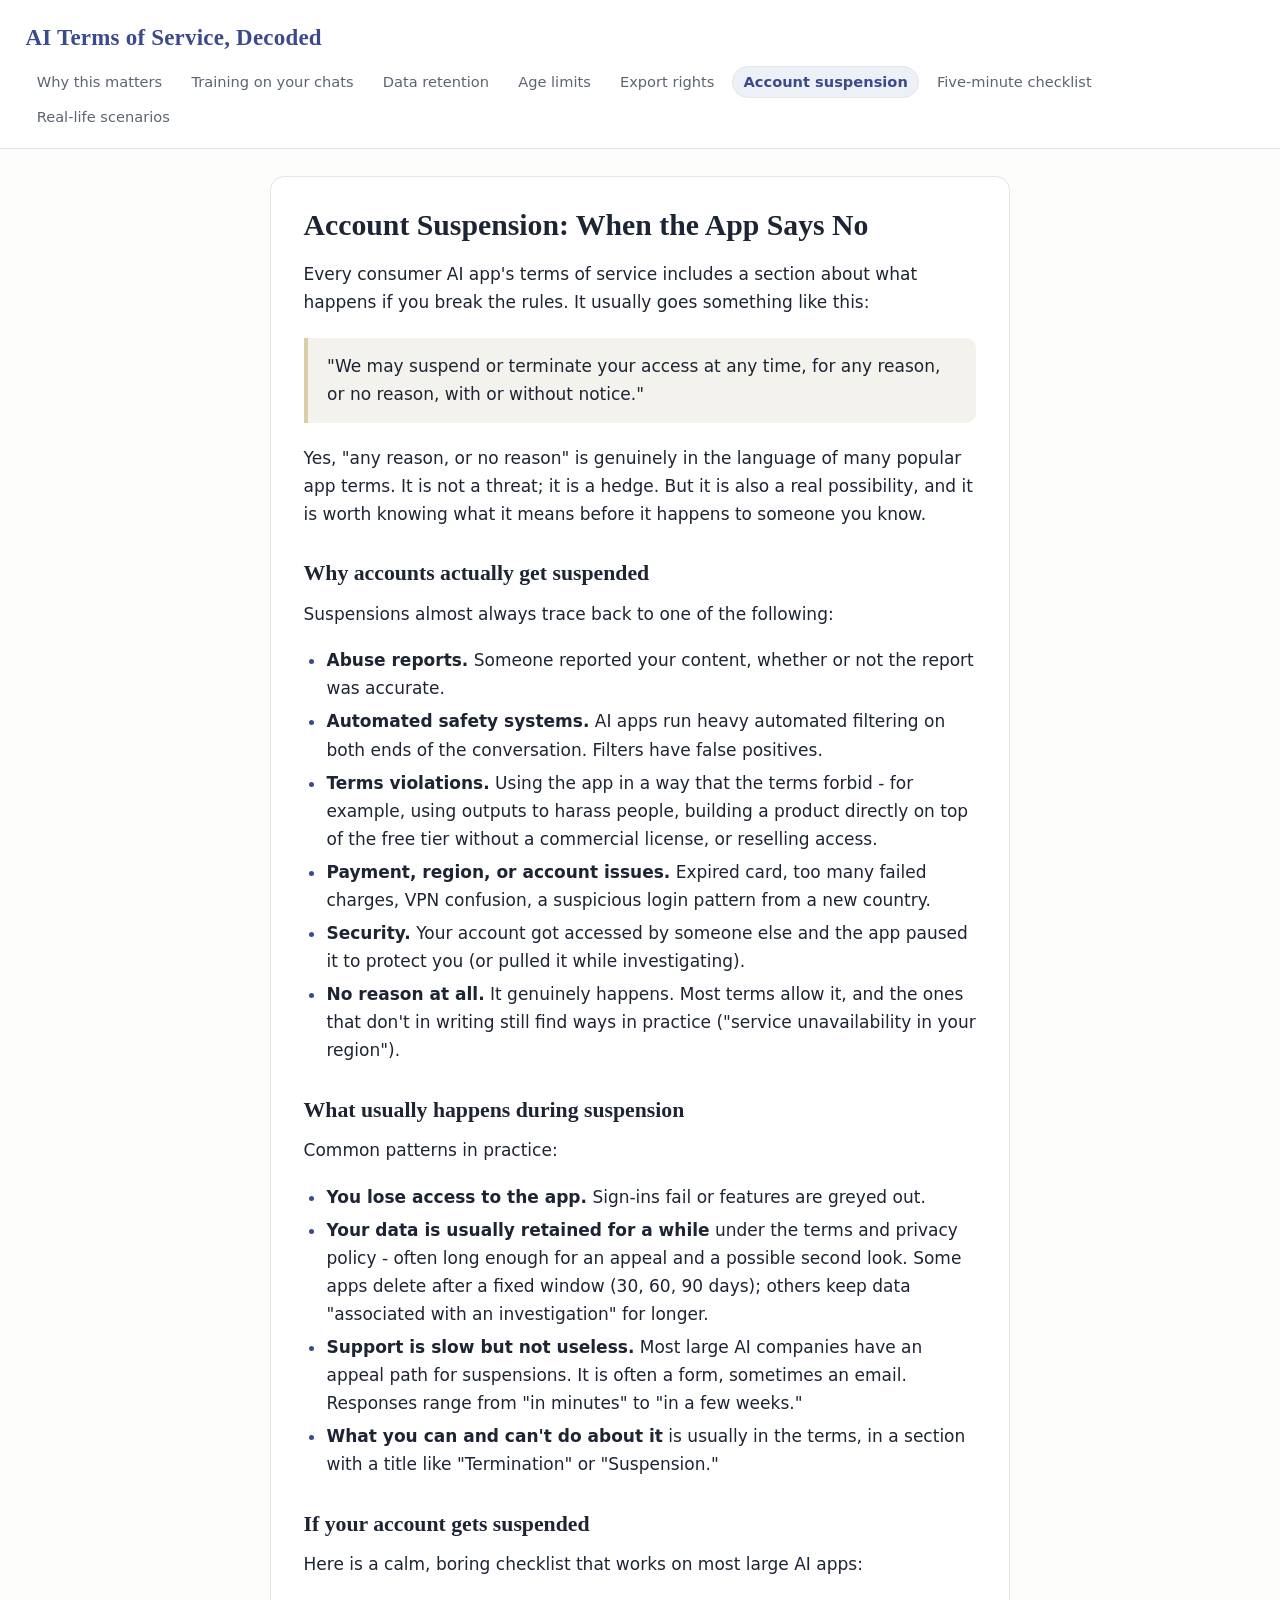
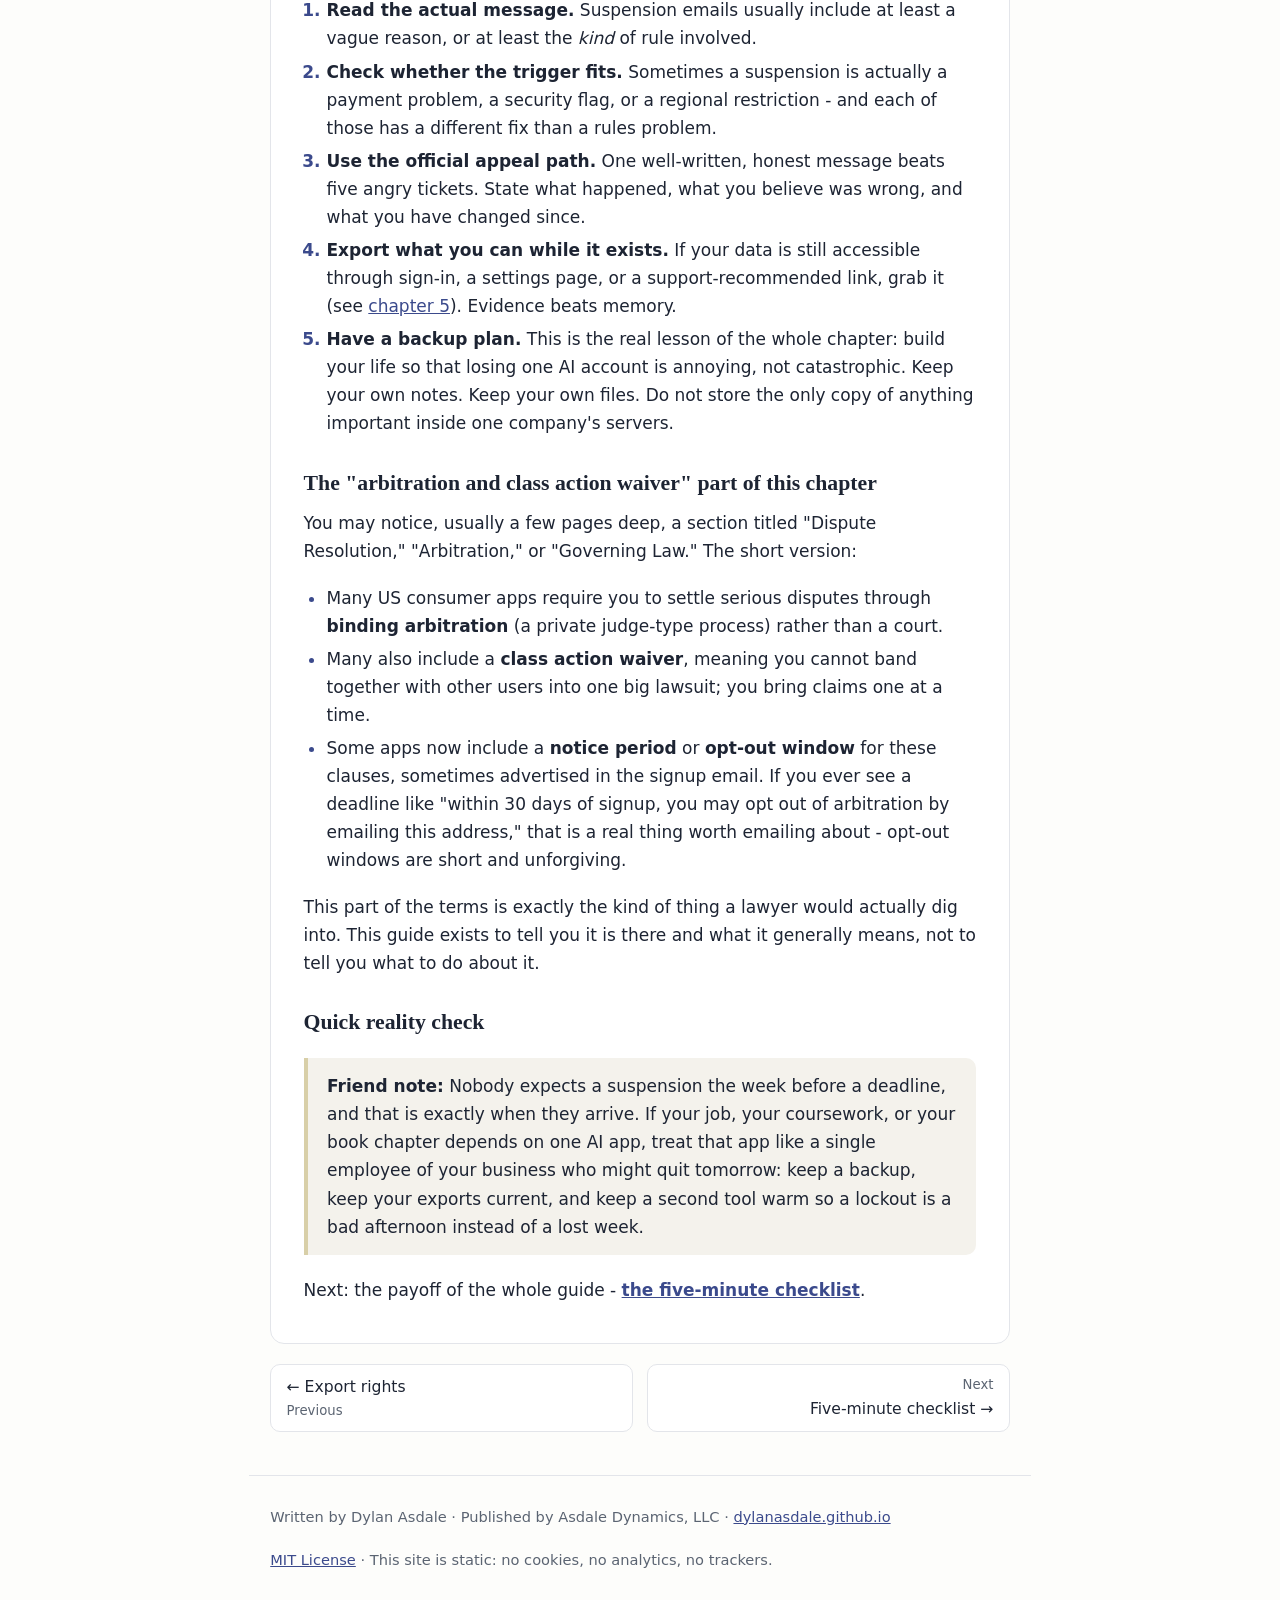
<file: site/06-account-suspension.html>
<!DOCTYPE html>
    <html lang="en">
    <head>
    <meta charset="utf-8">
    <meta name="viewport" content="width=device-width, initial-scale=1">
    <meta name="color-scheme" content="light">
    <title>Account Suspension: When the App Says No - AI Terms of Service, Decoded</title>
    <meta name="description" content="What you actually agree to when you use a popular AI app - in plain English.">
    <link rel="icon" href="data:image/svg+xml,%3Csvg xmlns='http://www.w3.org/2000/svg' viewBox='0 0 32 32'%3E%3Crect width='32' height='32' rx='7' fill='%233b4a8c'/%3E%3Ctext x='16' y='22' font-family='Georgia,serif' font-size='17' fill='%23fff' text-anchor='middle'%3EA%3C/text%3E%3C/svg%3E">
    <link rel="stylesheet" href="style.css">
    </head>
    <body>
    <header class="siteheader">
      <a class="sitetitle" href="index.html">AI Terms of Service, Decoded</a>
      <nav class="sitelinks">
          <a href="01-why-this-matters.html" class="navlink">Why this matters</a>
          <a href="02-training-on-your-chats.html" class="navlink">Training on your chats</a>
          <a href="03-data-retention.html" class="navlink">Data retention</a>
          <a href="04-age-limits.html" class="navlink">Age limits</a>
          <a href="05-export-rights.html" class="navlink">Export rights</a>
          <a href="06-account-suspension.html" class="navlink current" aria-current="page">Account suspension</a>
          <a href="07-five-minute-checklist.html" class="navlink">Five-minute checklist</a>
          <a href="08-common-scenarios.html" class="navlink">Real-life scenarios</a>
      </nav>
    </header>
    <main>
      <article>

      <h1 id="account-suspension-when-the-app-says-no">Account Suspension: When the App Says No</h1>
<p>Every consumer AI app's terms of service includes a section about what happens if you break the rules. It usually goes something like this:</p>
<blockquote><p>"We may suspend or terminate your access at any time, for any reason, or no reason, with or without notice."</p></blockquote>
<p>Yes, "any reason, or no reason" is genuinely in the language of many popular app terms. It is not a threat; it is a hedge. But it is also a real possibility, and it is worth knowing what it means before it happens to someone you know.</p>
<h2 id="why-accounts-actually-get-suspended">Why accounts actually get suspended</h2>
<p>Suspensions almost always trace back to one of the following:</p>
<ul>
<li><strong>Abuse reports.</strong> Someone reported your content, whether or not the report was accurate.</li>
<li><strong>Automated safety systems.</strong> AI apps run heavy automated filtering on both ends of the conversation. Filters have false positives.</li>
<li><strong>Terms violations.</strong> Using the app in a way that the terms forbid - for example, using outputs to harass people, building a product directly on top of the free tier without a commercial license, or reselling access.</li>
<li><strong>Payment, region, or account issues.</strong> Expired card, too many failed charges, VPN confusion, a suspicious login pattern from a new country.</li>
<li><strong>Security.</strong> Your account got accessed by someone else and the app paused it to protect you (or pulled it while investigating).</li>
<li><strong>No reason at all.</strong> It genuinely happens. Most terms allow it, and the ones that don't in writing still find ways in practice ("service unavailability in your region").</li>
</ul>
<h2 id="what-usually-happens-during-suspension">What usually happens during suspension</h2>
<p>Common patterns in practice:</p>
<ul>
<li><strong>You lose access to the app.</strong> Sign-ins fail or features are greyed out.</li>
<li><strong>Your data is usually retained for a while</strong> under the terms and privacy policy - often long enough for an appeal and a possible second look. Some apps delete after a fixed window (30, 60, 90 days); others keep data "associated with an investigation" for longer.</li>
<li><strong>Support is slow but not useless.</strong> Most large AI companies have an appeal path for suspensions. It is often a form, sometimes an email. Responses range from "in minutes" to "in a few weeks."</li>
<li><strong>What you can and can't do about it</strong> is usually in the terms, in a section with a title like "Termination" or "Suspension."</li>
</ul>
<h2 id="if-your-account-gets-suspended">If your account gets suspended</h2>
<p>Here is a calm, boring checklist that works on most large AI apps:</p>
<ol>
<li><strong>Read the actual message.</strong> Suspension emails usually include at least a vague reason, or at least the <em>kind</em> of rule involved.</li>
<li><strong>Check whether the trigger fits.</strong> Sometimes a suspension is actually a payment problem, a security flag, or a regional restriction - and each of those has a different fix than a rules problem.</li>
<li><strong>Use the official appeal path.</strong> One well-written, honest message beats five angry tickets. State what happened, what you believe was wrong, and what you have changed since.</li>
<li><strong>Export what you can while it exists.</strong> If your data is still accessible through sign-in, a settings page, or a support-recommended link, grab it (see <a href="05-export-rights.html">chapter 5</a>). Evidence beats memory.</li>
<li><strong>Have a backup plan.</strong> This is the real lesson of the whole chapter: build your life so that losing one AI account is annoying, not catastrophic. Keep your own notes. Keep your own files. Do not store the only copy of anything important inside one company's servers.</li>
</ol>
<h2 id="the-arbitration-and-class-action-waiver-part-of-this-chapter">The "arbitration and class action waiver" part of this chapter</h2>
<p>You may notice, usually a few pages deep, a section titled "Dispute Resolution," "Arbitration," or "Governing Law." The short version:</p>
<ul>
<li>Many US consumer apps require you to settle serious disputes through <strong>binding arbitration</strong> (a private judge-type process) rather than a court.</li>
<li>Many also include a <strong>class action waiver</strong>, meaning you cannot band together with other users into one big lawsuit; you bring claims one at a time.</li>
<li>Some apps now include a <strong>notice period</strong> or <strong>opt-out window</strong> for these clauses, sometimes advertised in the signup email. If you ever see a deadline like "within 30 days of signup, you may opt out of arbitration by emailing this address," that is a real thing worth emailing about - opt-out windows are short and unforgiving.</li>
</ul>
<p>This part of the terms is exactly the kind of thing a lawyer would actually dig into. This guide exists to tell you it is there and what it generally means, not to tell you what to do about it.</p>
<h2 id="quick-reality-check">Quick reality check</h2>
<blockquote><p><strong>Friend note:</strong> Nobody expects a suspension the week before a deadline, and that is exactly when they arrive. If your job, your coursework, or your book chapter depends on one AI app, treat that app like a single employee of your business who might quit tomorrow: keep a backup, keep your exports current, and keep a second tool warm so a lockout is a bad afternoon instead of a lost week.</p></blockquote>
<p>Next: the payoff of the whole guide - <a href="07-five-minute-checklist.html"><strong>the five-minute checklist</strong></a>.</p>
      </article>
      <nav class="prevnext"><a class="pn prev" href="05-export-rights.html">&larr; Export rights <span class="pnlabel">Previous</span></a>
  <a class="pn next" href="07-five-minute-checklist.html"><span class="pnlabel">Next</span> Five-minute checklist &rarr;</a></nav>
    </main>
    <footer>
      <p>Written by Dylan Asdale &middot; Published by Asdale Dynamics, LLC &middot;
      <a href="https://dylanasdale.github.io">dylanasdale.github.io</a></p>
      <p><a href="LICENSE.txt">MIT License</a> &middot; This site is static: no cookies, no analytics, no trackers.</p>
    </footer>
    </body>
    </html>
</file>
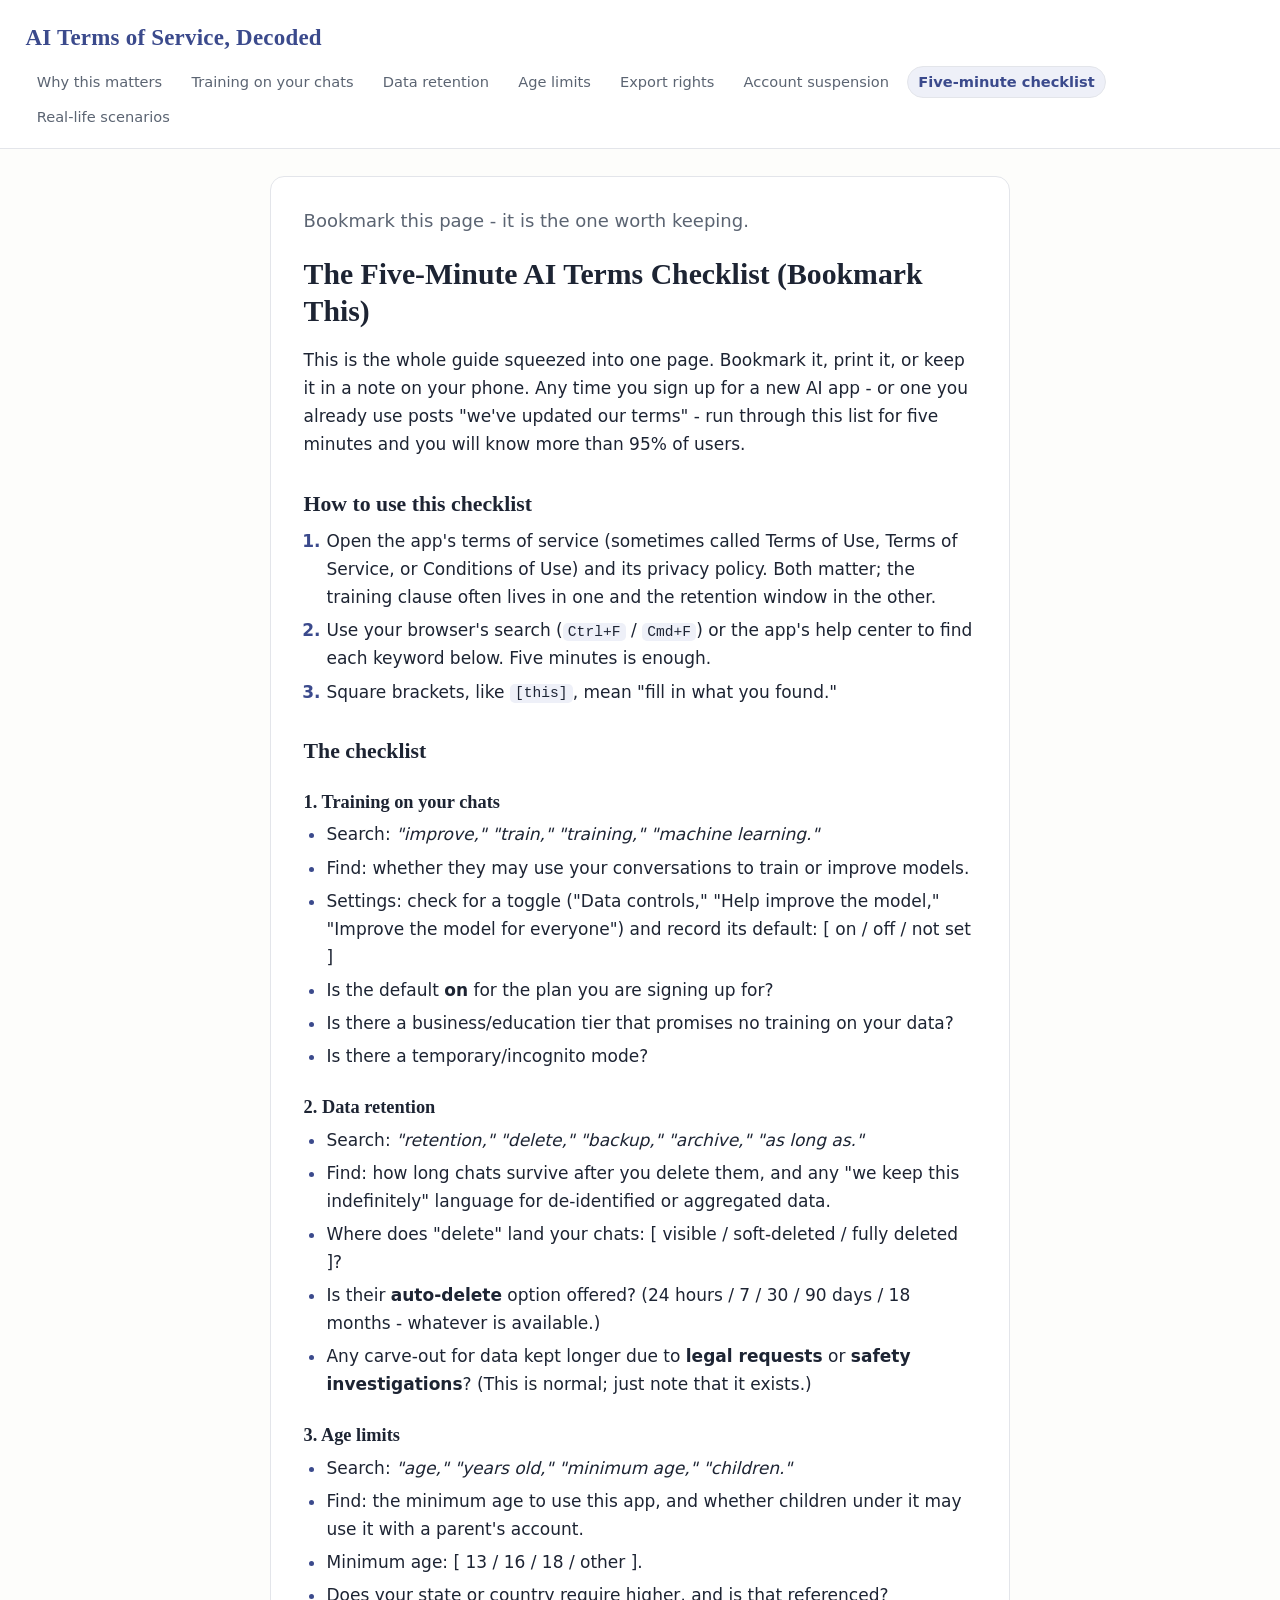
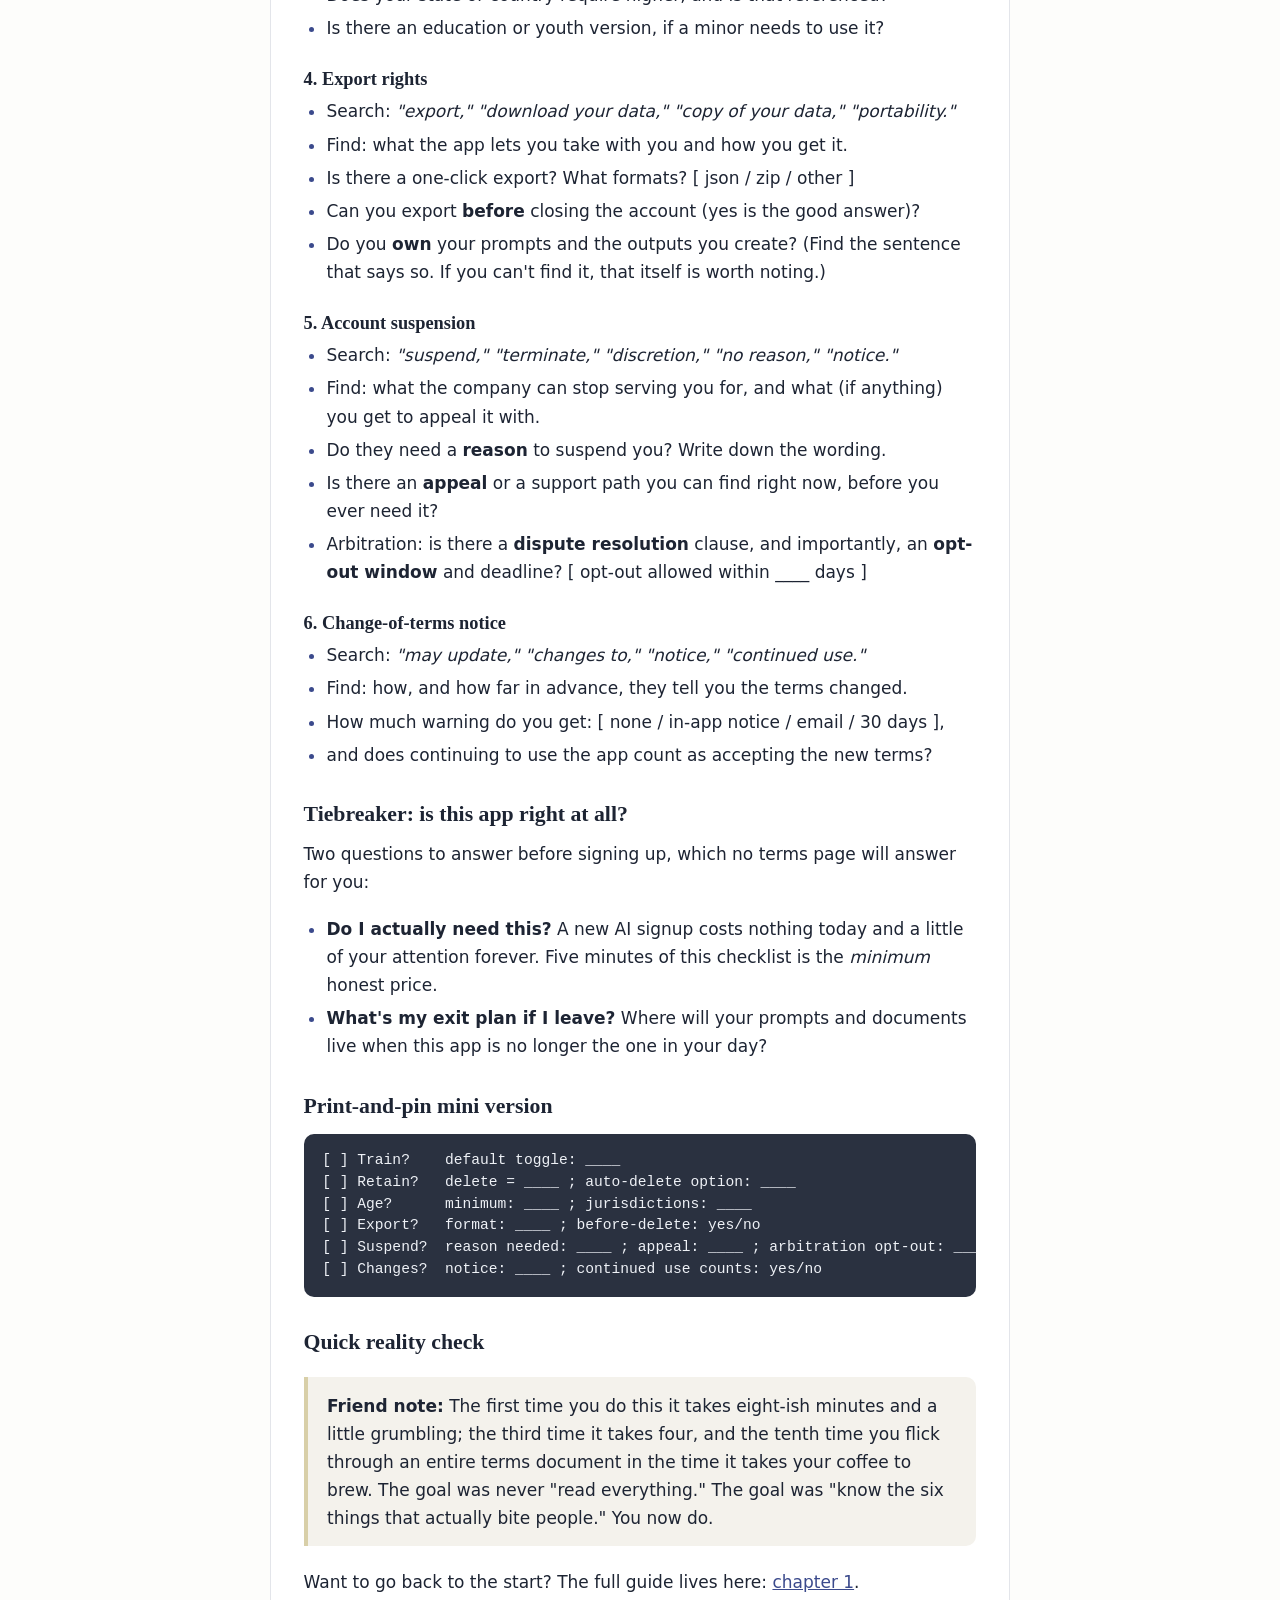
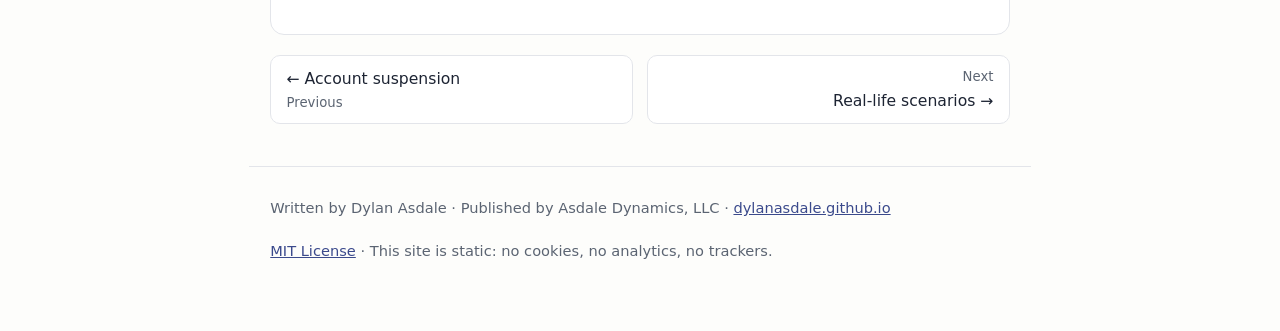
<file: site/07-five-minute-checklist.html>
<!DOCTYPE html>
    <html lang="en">
    <head>
    <meta charset="utf-8">
    <meta name="viewport" content="width=device-width, initial-scale=1">
    <meta name="color-scheme" content="light">
    <title>The Five-Minute AI Terms Checklist (Bookmark This) - AI Terms of Service, Decoded</title>
    <meta name="description" content="Bookmark this page - it is the one worth keeping.">
    <link rel="icon" href="data:image/svg+xml,%3Csvg xmlns='http://www.w3.org/2000/svg' viewBox='0 0 32 32'%3E%3Crect width='32' height='32' rx='7' fill='%233b4a8c'/%3E%3Ctext x='16' y='22' font-family='Georgia,serif' font-size='17' fill='%23fff' text-anchor='middle'%3EA%3C/text%3E%3C/svg%3E">
    <link rel="stylesheet" href="style.css">
    </head>
    <body>
    <header class="siteheader">
      <a class="sitetitle" href="index.html">AI Terms of Service, Decoded</a>
      <nav class="sitelinks">
          <a href="01-why-this-matters.html" class="navlink">Why this matters</a>
          <a href="02-training-on-your-chats.html" class="navlink">Training on your chats</a>
          <a href="03-data-retention.html" class="navlink">Data retention</a>
          <a href="04-age-limits.html" class="navlink">Age limits</a>
          <a href="05-export-rights.html" class="navlink">Export rights</a>
          <a href="06-account-suspension.html" class="navlink">Account suspension</a>
          <a href="07-five-minute-checklist.html" class="navlink current" aria-current="page">Five-minute checklist</a>
          <a href="08-common-scenarios.html" class="navlink">Real-life scenarios</a>
      </nav>
    </header>
    <main>
      <article>
      <p class="lede">Bookmark this page - it is the one worth keeping.</p>
      <h1 id="the-five-minute-ai-terms-checklist-bookmark-this">The Five-Minute AI Terms Checklist (Bookmark This)</h1>
<p>This is the whole guide squeezed into one page. Bookmark it, print it, or keep it in a note on your phone. Any time you sign up for a new AI app - or one you already use posts "we've updated our terms" - run through this list for five minutes and you will know more than 95% of users.</p>
<h2 id="how-to-use-this-checklist">How to use this checklist</h2>
<ol>
<li>Open the app's terms of service (sometimes called Terms of Use, Terms of Service, or Conditions of Use) and its privacy policy. Both matter; the training clause often lives in one and the retention window in the other.</li>
<li>Use your browser's search (<code>Ctrl+F</code> / <code>Cmd+F</code>) or the app's help center to find each keyword below. Five minutes is enough.</li>
<li>Square brackets, like <code>[this]</code>, mean "fill in what you found."</li>
</ol>
<h2 id="the-checklist">The checklist</h2>
<h3 id="1-training-on-your-chats">1. Training on your chats</h3>
<ul>
<li>Search: <em>"improve," "train," "training," "machine learning."</em></li>
<li>Find: whether they may use your conversations to train or improve models.</li>
<li>Settings: check for a toggle ("Data controls," "Help improve the model," "Improve the model for everyone") and record its default: [ on / off / not set ]</li>
<li>Is the default <strong>on</strong> for the plan you are signing up for?</li>
<li>Is there a business/education tier that promises no training on your data?</li>
<li>Is there a temporary/incognito mode?</li>
</ul>
<h3 id="2-data-retention">2. Data retention</h3>
<ul>
<li>Search: <em>"retention," "delete," "backup," "archive," "as long as."</em></li>
<li>Find: how long chats survive after you delete them, and any "we keep this indefinitely" language for de-identified or aggregated data.</li>
<li>Where does "delete" land your chats: [ visible / soft-deleted / fully deleted ]?</li>
<li>Is their <strong>auto-delete</strong> option offered? (24 hours / 7 / 30 / 90 days / 18 months - whatever is available.)</li>
<li>Any carve-out for data kept longer due to <strong>legal requests</strong> or <strong>safety investigations</strong>? (This is normal; just note that it exists.)</li>
</ul>
<h3 id="3-age-limits">3. Age limits</h3>
<ul>
<li>Search: <em>"age," "years old," "minimum age," "children."</em></li>
<li>Find: the minimum age to use this app, and whether children under it may use it with a parent's account.</li>
<li>Minimum age: [ 13 / 16 / 18 / other ].</li>
<li>Does your state or country require higher, and is that referenced?</li>
<li>Is there an education or youth version, if a minor needs to use it?</li>
</ul>
<h3 id="4-export-rights">4. Export rights</h3>
<ul>
<li>Search: <em>"export," "download your data," "copy of your data," "portability."</em></li>
<li>Find: what the app lets you take with you and how you get it.</li>
<li>Is there a one-click export? What formats? [ json / zip / other ]</li>
<li>Can you export <strong>before</strong> closing the account (yes is the good answer)?</li>
<li>Do you <strong>own</strong> your prompts and the outputs you create? (Find the sentence that says so. If you can't find it, that itself is worth noting.)</li>
</ul>
<h3 id="5-account-suspension">5. Account suspension</h3>
<ul>
<li>Search: <em>"suspend," "terminate," "discretion," "no reason," "notice."</em></li>
<li>Find: what the company can stop serving you for, and what (if anything) you get to appeal it with.</li>
<li>Do they need a <strong>reason</strong> to suspend you? Write down the wording.</li>
<li>Is there an <strong>appeal</strong> or a support path you can find right now, before you ever need it?</li>
<li>Arbitration: is there a <strong>dispute resolution</strong> clause, and importantly, an <strong>opt-out window</strong> and deadline? [ opt-out allowed within ____ days ]</li>
</ul>
<h3 id="6-change-of-terms-notice">6. Change-of-terms notice</h3>
<ul>
<li>Search: <em>"may update," "changes to," "notice," "continued use."</em></li>
<li>Find: how, and how far in advance, they tell you the terms changed.</li>
<li>How much warning do you get: [ none / in-app notice / email / 30 days ],</li>
<li>and does continuing to use the app count as accepting the new terms?</li>
</ul>
<h2 id="tiebreaker-is-this-app-right-at-all">Tiebreaker: is this app right at all?</h2>
<p>Two questions to answer before signing up, which no terms page will answer for you:</p>
<ul>
<li><strong>Do I actually need this?</strong> A new AI signup costs nothing today and a little of your attention forever. Five minutes of this checklist is the <em>minimum</em> honest price.</li>
<li><strong>What's my exit plan if I leave?</strong> Where will your prompts and documents live when this app is no longer the one in your day?</li>
</ul>
<h2 id="print-and-pin-mini-version">Print-and-pin mini version</h2>
<pre><code>[ ] Train?    default toggle: ____
[ ] Retain?   delete = ____ ; auto-delete option: ____
[ ] Age?      minimum: ____ ; jurisdictions: ____
[ ] Export?   format: ____ ; before-delete: yes/no
[ ] Suspend?  reason needed: ____ ; appeal: ____ ; arbitration opt-out: ____
[ ] Changes?  notice: ____ ; continued use counts: yes/no</code></pre>
<h2 id="quick-reality-check">Quick reality check</h2>
<blockquote><p><strong>Friend note:</strong> The first time you do this it takes eight-ish minutes and a little grumbling; the third time it takes four, and the tenth time you flick through an entire terms document in the time it takes your coffee to brew. The goal was never "read everything." The goal was "know the six things that actually bite people." You now do.</p></blockquote>
<p>Want to go back to the start? The full guide lives here: <a href="01-why-this-matters.html">chapter 1</a>.</p>
      </article>
      <nav class="prevnext"><a class="pn prev" href="06-account-suspension.html">&larr; Account suspension <span class="pnlabel">Previous</span></a>
  <a class="pn next" href="08-common-scenarios.html"><span class="pnlabel">Next</span> Real-life scenarios &rarr;</a></nav>
    </main>
    <footer>
      <p>Written by Dylan Asdale &middot; Published by Asdale Dynamics, LLC &middot;
      <a href="https://dylanasdale.github.io">dylanasdale.github.io</a></p>
      <p><a href="LICENSE.txt">MIT License</a> &middot; This site is static: no cookies, no analytics, no trackers.</p>
    </footer>
    </body>
    </html>
</file>
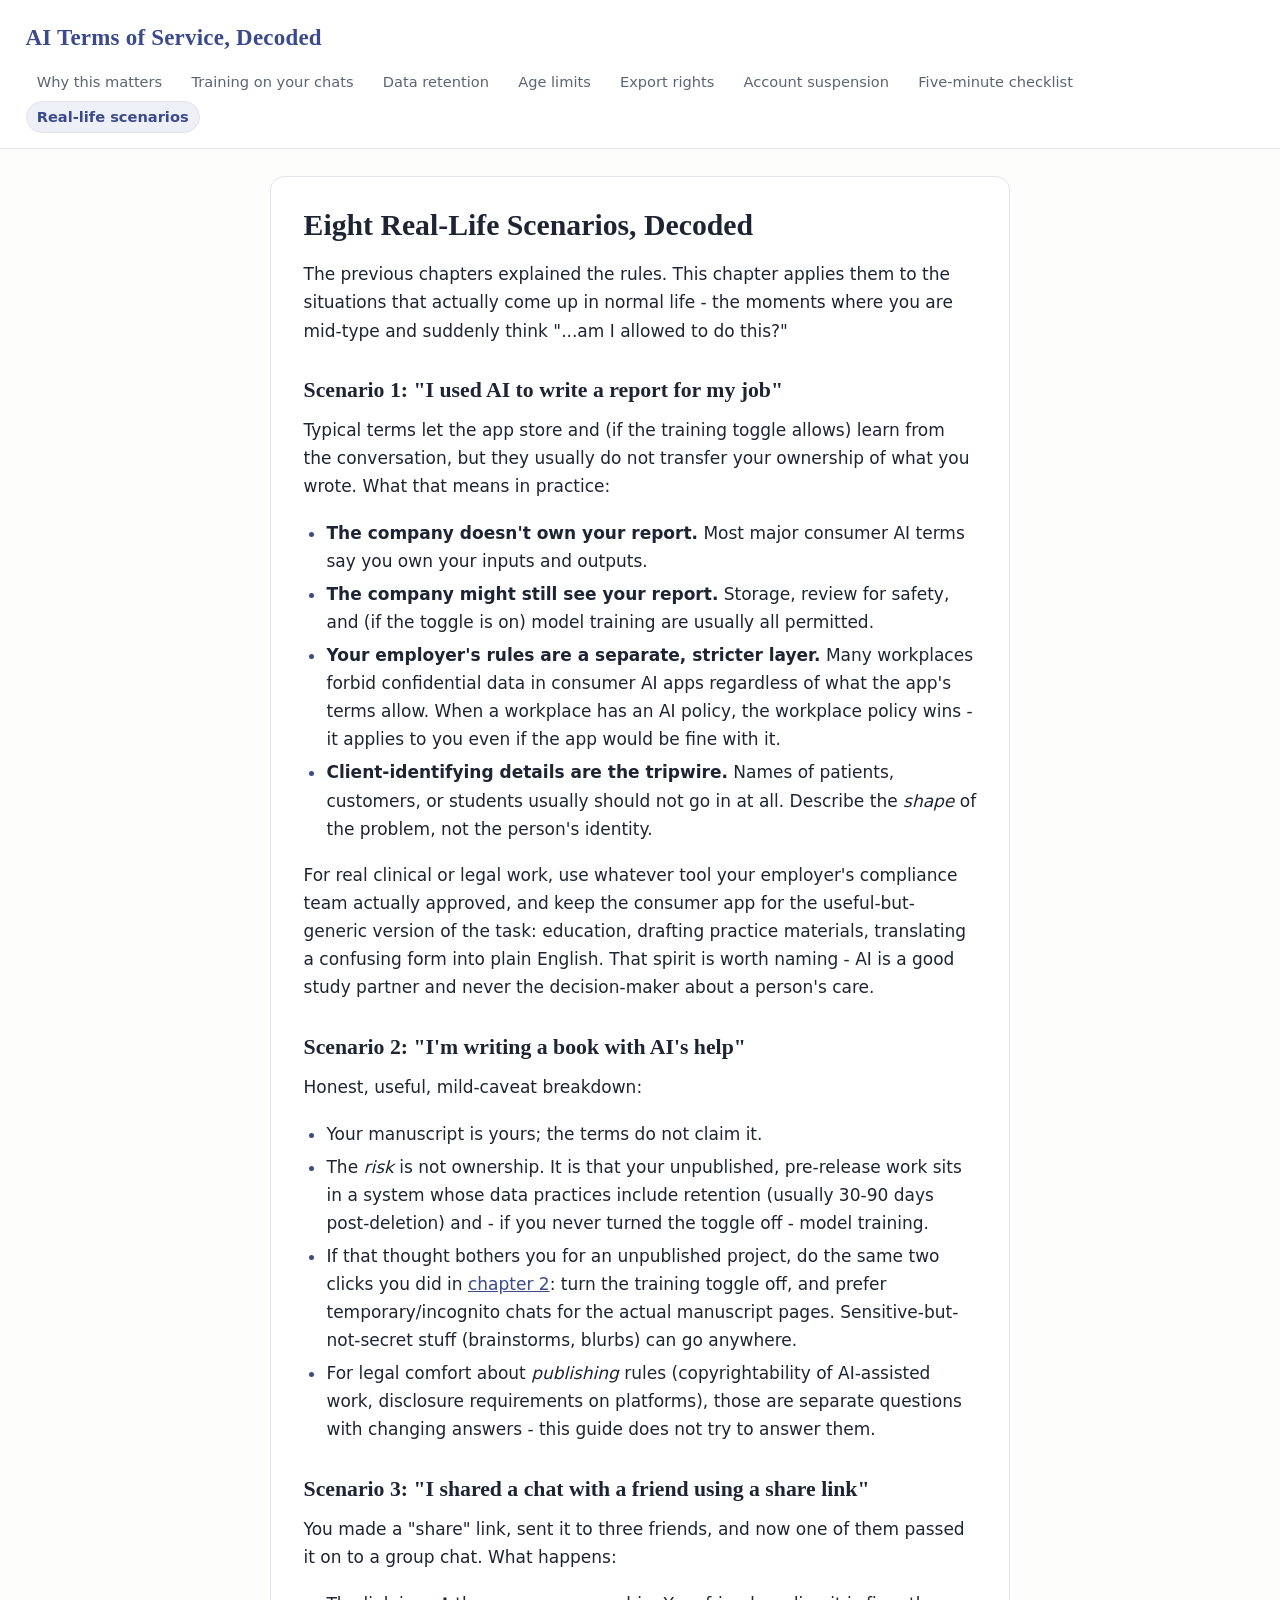
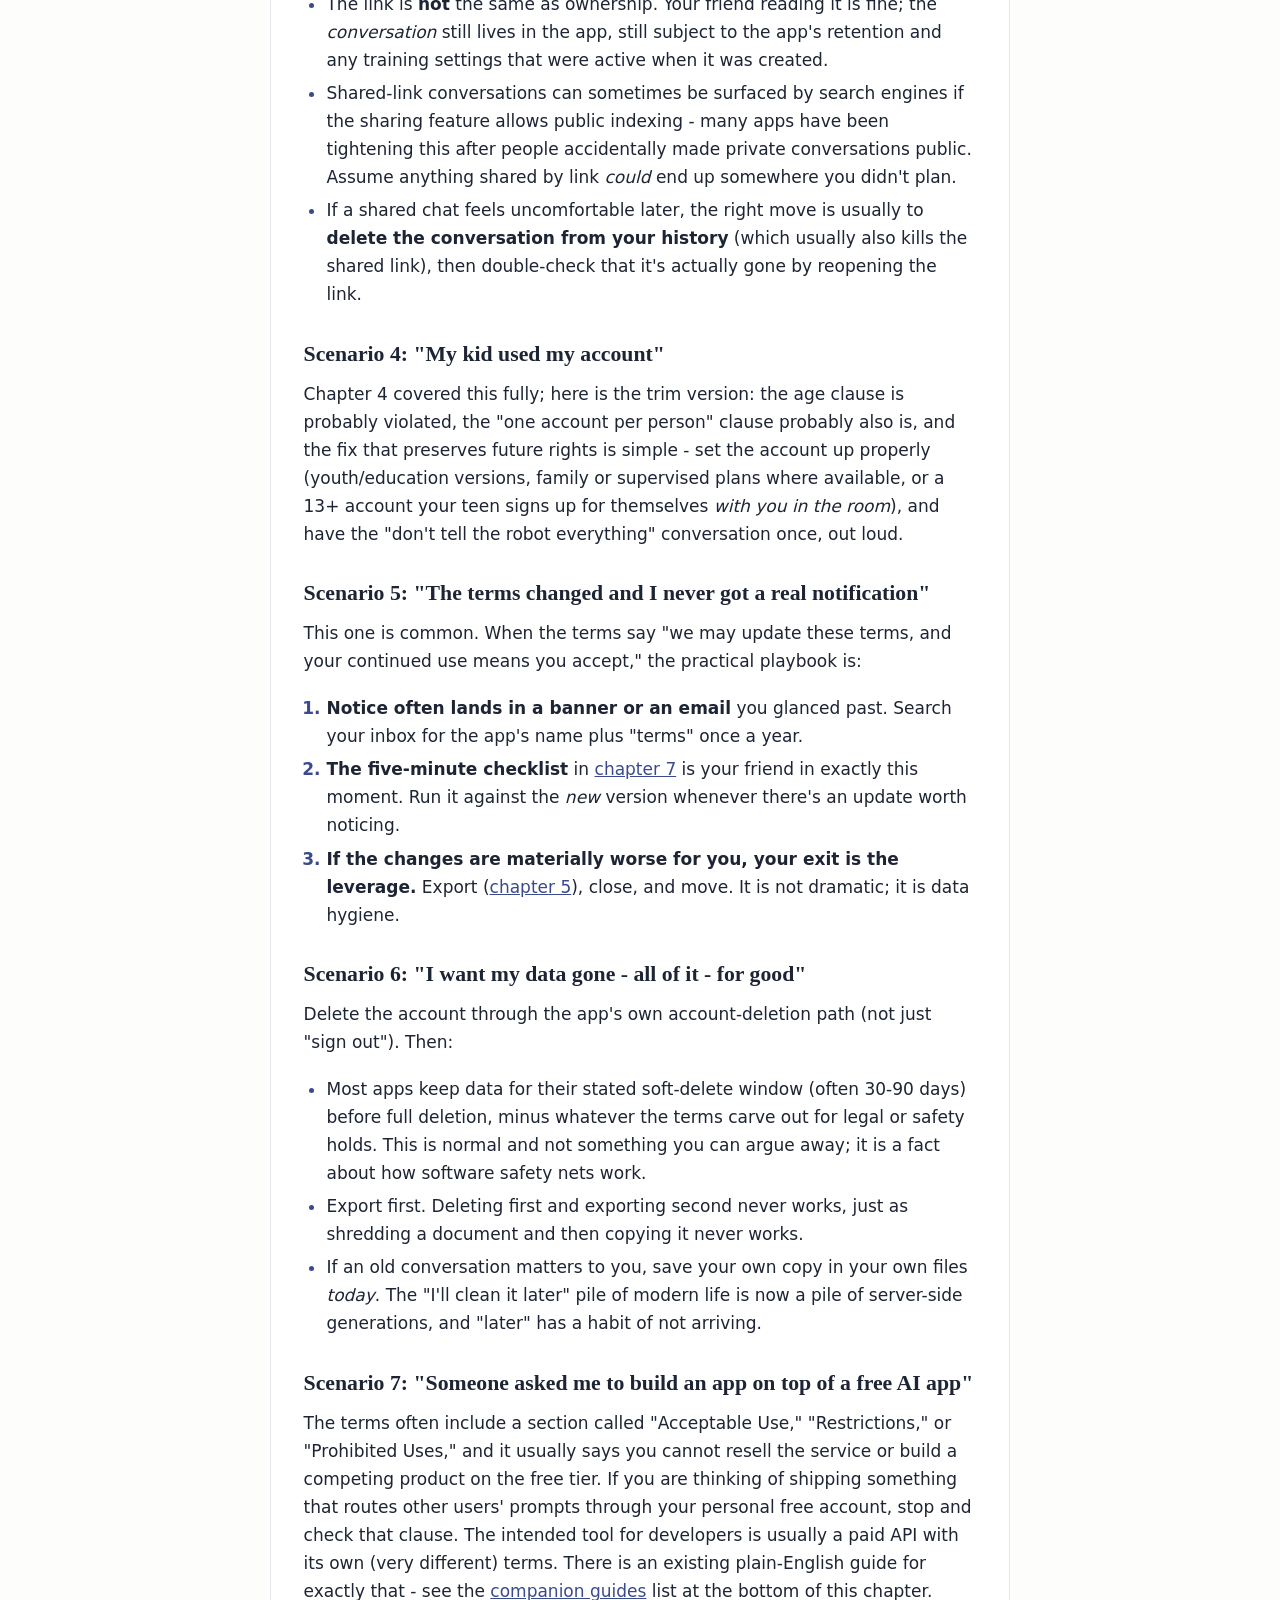
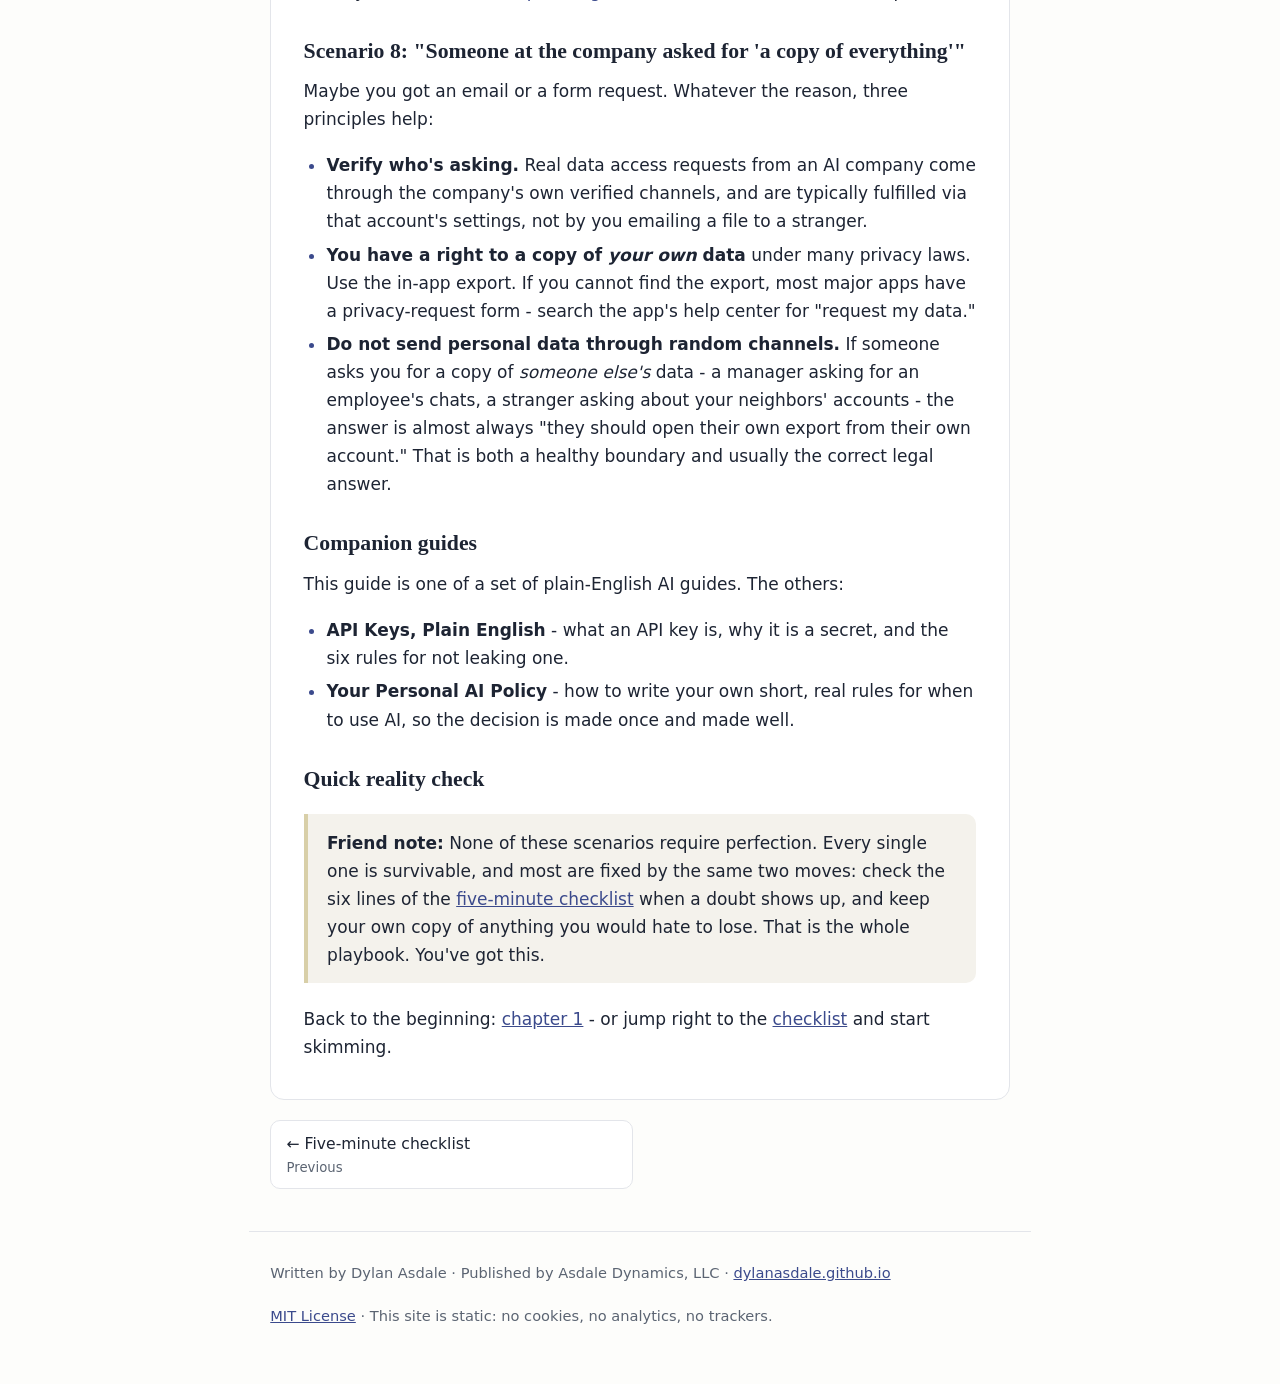
<file: site/08-common-scenarios.html>
<!DOCTYPE html>
    <html lang="en">
    <head>
    <meta charset="utf-8">
    <meta name="viewport" content="width=device-width, initial-scale=1">
    <meta name="color-scheme" content="light">
    <title>Eight Real-Life Scenarios, Decoded - AI Terms of Service, Decoded</title>
    <meta name="description" content="What you actually agree to when you use a popular AI app - in plain English.">
    <link rel="icon" href="data:image/svg+xml,%3Csvg xmlns='http://www.w3.org/2000/svg' viewBox='0 0 32 32'%3E%3Crect width='32' height='32' rx='7' fill='%233b4a8c'/%3E%3Ctext x='16' y='22' font-family='Georgia,serif' font-size='17' fill='%23fff' text-anchor='middle'%3EA%3C/text%3E%3C/svg%3E">
    <link rel="stylesheet" href="style.css">
    </head>
    <body>
    <header class="siteheader">
      <a class="sitetitle" href="index.html">AI Terms of Service, Decoded</a>
      <nav class="sitelinks">
          <a href="01-why-this-matters.html" class="navlink">Why this matters</a>
          <a href="02-training-on-your-chats.html" class="navlink">Training on your chats</a>
          <a href="03-data-retention.html" class="navlink">Data retention</a>
          <a href="04-age-limits.html" class="navlink">Age limits</a>
          <a href="05-export-rights.html" class="navlink">Export rights</a>
          <a href="06-account-suspension.html" class="navlink">Account suspension</a>
          <a href="07-five-minute-checklist.html" class="navlink">Five-minute checklist</a>
          <a href="08-common-scenarios.html" class="navlink current" aria-current="page">Real-life scenarios</a>
      </nav>
    </header>
    <main>
      <article>

      <h1 id="eight-real-life-scenarios-decoded">Eight Real-Life Scenarios, Decoded</h1>
<p>The previous chapters explained the rules. This chapter applies them to the situations that actually come up in normal life - the moments where you are mid-type and suddenly think "...am I allowed to do this?"</p>
<h2 id="scenario-1-i-used-ai-to-write-a-report-for-my-job">Scenario 1: "I used AI to write a report for my job"</h2>
<p>Typical terms let the app store and (if the training toggle allows) learn from the conversation, but they usually do not transfer your ownership of what you wrote. What that means in practice:</p>
<ul>
<li><strong>The company doesn't own your report.</strong> Most major consumer AI terms say you own your inputs and outputs.</li>
<li><strong>The company might still see your report.</strong> Storage, review for safety, and (if the toggle is on) model training are usually all permitted.</li>
<li><strong>Your employer's rules are a separate, stricter layer.</strong> Many workplaces forbid confidential data in consumer AI apps regardless of what the app's terms allow. When a workplace has an AI policy, the workplace policy wins - it applies to you even if the app would be fine with it.</li>
<li><strong>Client-identifying details are the tripwire.</strong> Names of patients, customers, or students usually should not go in at all. Describe the <em>shape</em> of the problem, not the person's identity.</li>
</ul>
<p>For real clinical or legal work, use whatever tool your employer's compliance team actually approved, and keep the consumer app for the useful-but-generic version of the task: education, drafting practice materials, translating a confusing form into plain English. That spirit is worth naming - AI is a good study partner and never the decision-maker about a person's care.</p>
<h2 id="scenario-2-im-writing-a-book-with-ais-help">Scenario 2: "I'm writing a book with AI's help"</h2>
<p>Honest, useful, mild-caveat breakdown:</p>
<ul>
<li>Your manuscript is yours; the terms do not claim it.</li>
<li>The <em>risk</em> is not ownership. It is that your unpublished, pre-release work sits in a system whose data practices include retention (usually 30-90 days post-deletion) and - if you never turned the toggle off - model training.</li>
<li>If that thought bothers you for an unpublished project, do the same two clicks you did in <a href="02-training-on-your-chats.html">chapter 2</a>: turn the training toggle off, and prefer temporary/incognito chats for the actual manuscript pages. Sensitive-but-not-secret stuff (brainstorms, blurbs) can go anywhere.</li>
<li>For legal comfort about <em>publishing</em> rules (copyrightability of AI-assisted work, disclosure requirements on platforms), those are separate questions with changing answers - this guide does not try to answer them.</li>
</ul>
<h2 id="scenario-3-i-shared-a-chat-with-a-friend-using-a-share-link">Scenario 3: "I shared a chat with a friend using a share link"</h2>
<p>You made a "share" link, sent it to three friends, and now one of them passed it on to a group chat. What happens:</p>
<ul>
<li>The link is <strong>not</strong> the same as ownership. Your friend reading it is fine; the <em>conversation</em> still lives in the app, still subject to the app's retention and any training settings that were active when it was created.</li>
<li>Shared-link conversations can sometimes be surfaced by search engines if the sharing feature allows public indexing - many apps have been tightening this after people accidentally made private conversations public. Assume anything shared by link <em>could</em> end up somewhere you didn't plan.</li>
<li>If a shared chat feels uncomfortable later, the right move is usually to <strong>delete the conversation from your history</strong> (which usually also kills the shared link), then double-check that it's actually gone by reopening the link.</li>
</ul>
<h2 id="scenario-4-my-kid-used-my-account">Scenario 4: "My kid used my account"</h2>
<p>Chapter 4 covered this fully; here is the trim version: the age clause is probably violated, the "one account per person" clause probably also is, and the fix that preserves future rights is simple - set the account up properly (youth/education versions, family or supervised plans where available, or a 13+ account your teen signs up for themselves <em>with you in the room</em>), and have the "don't tell the robot everything" conversation once, out loud.</p>
<h2 id="scenario-5-the-terms-changed-and-i-never-got-a-real-notification">Scenario 5: "The terms changed and I never got a real notification"</h2>
<p>This one is common. When the terms say "we may update these terms, and your continued use means you accept," the practical playbook is:</p>
<ol>
<li><strong>Notice often lands in a banner or an email</strong> you glanced past. Search your inbox for the app's name plus "terms" once a year.</li>
<li><strong>The five-minute checklist</strong> in <a href="07-five-minute-checklist.html">chapter 7</a> is your friend in exactly this moment. Run it against the <em>new</em> version whenever there's an update worth noticing.</li>
<li><strong>If the changes are materially worse for you, your exit is the leverage.</strong> Export (<a href="05-export-rights.html">chapter 5</a>), close, and move. It is not dramatic; it is data hygiene.</li>
</ol>
<h2 id="scenario-6-i-want-my-data-gone---all-of-it---for-good">Scenario 6: "I want my data gone - all of it - for good"</h2>
<p>Delete the account through the app's own account-deletion path (not just "sign out"). Then:</p>
<ul>
<li>Most apps keep data for their stated soft-delete window (often 30-90 days) before full deletion, minus whatever the terms carve out for legal or safety holds. This is normal and not something you can argue away; it is a fact about how software safety nets work.</li>
<li>Export first. Deleting first and exporting second never works, just as shredding a document and then copying it never works.</li>
<li>If an old conversation matters to you, save your own copy in your own files <em>today</em>. The "I'll clean it later" pile of modern life is now a pile of server-side generations, and "later" has a habit of not arriving.</li>
</ul>
<h2 id="scenario-7-someone-asked-me-to-build-an-app-on-top-of-a-free-ai-app">Scenario 7: "Someone asked me to build an app on top of a free AI app"</h2>
<p>The terms often include a section called "Acceptable Use," "Restrictions," or "Prohibited Uses," and it usually says you cannot resell the service or build a competing product on the free tier. If you are thinking of shipping something that routes other users' prompts through your personal free account, stop and check that clause. The intended tool for developers is usually a paid API with its own (very different) terms. There is an existing plain-English guide for exactly that - see the <a href="#companion-guides">companion guides</a> list at the bottom of this chapter.</p>
<h2 id="scenario-8-someone-at-the-company-asked-for-a-copy-of-everything">Scenario 8: "Someone at the company asked for 'a copy of everything'"</h2>
<p>Maybe you got an email or a form request. Whatever the reason, three principles help:</p>
<ul>
<li><strong>Verify who's asking.</strong> Real data access requests from an AI company come through the company's own verified channels, and are typically fulfilled via that account's settings, not by you emailing a file to a stranger.</li>
<li><strong>You have a right to a copy of <em>your own</em> data</strong> under many privacy laws. Use the in-app export. If you cannot find the export, most major apps have a privacy-request form - search the app's help center for "request my data."</li>
<li><strong>Do not send personal data through random channels.</strong> If someone asks you for a copy of <em>someone else's</em> data - a manager asking for an employee's chats, a stranger asking about your neighbors' accounts - the answer is almost always "they should open their own export from their own account." That is both a healthy boundary and usually the correct legal answer.</li>
</ul>
<h2 id="companion-guides">Companion guides</h2>
<p>This guide is one of a set of plain-English AI guides. The others:</p>
<ul>
<li><strong>API Keys, Plain English</strong> - what an API key is, why it is a secret, and the six rules for not leaking one.</li>
<li><strong>Your Personal AI Policy</strong> - how to write your own short, real rules for when to use AI, so the decision is made once and made well.</li>
</ul>
<h2 id="quick-reality-check">Quick reality check</h2>
<blockquote><p><strong>Friend note:</strong> None of these scenarios require perfection. Every single one is survivable, and most are fixed by the same two moves: check the six lines of the <a href="07-five-minute-checklist.html">five-minute checklist</a> when a doubt shows up, and keep your own copy of anything you would hate to lose. That is the whole playbook. You've got this.</p></blockquote>
<p>Back to the beginning: <a href="01-why-this-matters.html">chapter 1</a> - or jump right to the <a href="07-five-minute-checklist.html">checklist</a> and start skimming.</p>
      </article>
      <nav class="prevnext"><a class="pn prev" href="07-five-minute-checklist.html">&larr; Five-minute checklist <span class="pnlabel">Previous</span></a>
  <span class="pn spacer"></span></nav>
    </main>
    <footer>
      <p>Written by Dylan Asdale &middot; Published by Asdale Dynamics, LLC &middot;
      <a href="https://dylanasdale.github.io">dylanasdale.github.io</a></p>
      <p><a href="LICENSE.txt">MIT License</a> &middot; This site is static: no cookies, no analytics, no trackers.</p>
    </footer>
    </body>
    </html>
</file>
<file: site/style.css>
/* ai-terms-of-service-decoded-guide - one stylesheet, system fonts only */
:root {
  --ink: #1d2433;
  --muted: #5b6472;
  --paper: #fdfdfb;
  --card: #ffffff;
  --accent: #3b4a8c;
  --accent-soft: #eef0f8;
  --rule: #e3e5ea;
  --quote: #f4f2ec;
  --quote-r: #d8cfa8;
  --code: #2a3140;
}

* { box-sizing: border-box; }

html { font-size: 17px; }

body {
  margin: 0;
  background: var(--paper);
  color: var(--ink);
  font-family: system-ui, -apple-system, "Segoe UI", Roboto, Helvetica, Arial, sans-serif;
  line-height: 1.65;
}

.siteheader {
  padding: 1.1rem 1.5rem 0.9rem;
  border-bottom: 1px solid var(--rule);
  background: var(--card);
}

.sitetitle {
  font-family: Georgia, "Times New Roman", serif;
  font-size: 1.35rem;
  font-weight: bold;
  color: var(--accent);
  text-decoration: none;
  letter-spacing: 0.01em;
}

.sitelinks {
  display: flex;
  flex-wrap: wrap;
  gap: 0.15rem 0.4rem;
  margin-top: 0.55rem;
  font-size: 0.86rem;
}

.navlink {
  color: var(--muted);
  text-decoration: none;
  padding: 0.18rem 0.6rem;
  border-radius: 999px;
  border: 1px solid transparent;
}

.navlink:hover { color: var(--accent); background: var(--accent-soft); }

.navlink.current {
  color: var(--accent);
  background: var(--accent-soft);
  border-color: var(--rule);
  font-weight: 600;
}

main {
  max-width: 46rem;
  margin: 0 auto;
  padding: 1.6rem 1.25rem 2.5rem;
}

article {
  background: var(--card);
  border: 1px solid var(--rule);
  border-radius: 14px;
  padding: 1.7rem 1.9rem 1.15rem;
}

h1, h2, h3, h4 {
  font-family: Georgia, "Times New Roman", serif;
  line-height: 1.25;
  color: var(--ink);
  scroll-margin-top: 1rem;
}

h1 { font-size: 1.75rem; margin: 0 0 1rem; }
h2 { font-size: 1.28rem; margin: 1.9rem 0 0.55rem; }
h3 { font-size: 1.08rem; margin: 1.5rem 0 0.4rem; }
h4 { font-size: 0.98rem; margin: 1.3rem 0 0.35rem; }

p { margin: 0.7rem 0 1.1rem; }

.lede {
  font-size: 1.06rem;
  color: var(--muted);
  margin-top: 0;
}

a { color: var(--accent); }
a:hover { text-decoration-thickness: 2px; }

ul, ol { margin: 0.3rem 0 1.1rem; padding-left: 1.35rem; }
li { margin: 0.3rem 0; }
li::marker { color: var(--accent); font-weight: 600; }

blockquote {
  margin: 1.25rem 0;
  padding: 0.85rem 1.15rem;
  background: var(--quote);
  border-left: 4px solid var(--quote-r);
  border-radius: 0 10px 10px 0;
}

blockquote p:first-child { margin-top: 0; }
blockquote p:last-child { margin-bottom: 0; }

code {
  font-family: ui-monospace, SFMono-Regular, Menlo, Consolas, "Liberation Mono", monospace;
  font-size: 0.86em;
  background: var(--accent-soft);
  border-radius: 5px;
  padding: 0.08em 0.35em;
}

pre {
  background: var(--code);
  color: #eef1f6;
  border-radius: 10px;
  padding: 0.9rem 1.1rem;
  overflow-x: auto;
  line-height: 1.5;
  font-size: 0.86rem;
}

pre code { background: none; color: inherit; padding: 0; font-size: 1em; }

hr {
  border: 0;
  border-top: 1px solid var(--rule);
  margin: 1.6rem 0;
}

.card {
  background: var(--card);
  border: 1px solid var(--rule);
  border-radius: 12px;
  padding: 0.85rem 1.25rem 0.55rem;
  margin: 0.85rem 0;
}

.card h2 { margin: 0.2rem 0 0.3rem; font-size: 1.14rem; }
.card h2 a { text-decoration: none; color: var(--accent); }
.card p { margin: 0.15rem 0 0.75rem; color: var(--muted); }

.prevnext {
  display: flex;
  justify-content: space-between;
  gap: 0.8rem;
  margin-top: 1.2rem;
  font-size: 0.92rem;
}

.pn {
  flex: 1;
  display: inline-block;
  padding: 0.55rem 0.9rem;
  background: var(--card);
  border: 1px solid var(--rule);
  border-radius: 10px;
  text-decoration: none;
  color: var(--ink);
}

.pn:hover { color: var(--accent); background: var(--accent-soft); }

.pn.next { text-align: right; }
.pn.next .pnlabel { display: block; color: var(--muted); font-size: 0.78rem; }
.pn.prev .pnlabel { display: block; color: var(--muted); font-size: 0.78rem; }
.pn.spacer { visibility: hidden; }

footer {
  max-width: 46rem;
  margin: 0 auto;
  padding: 1rem 1.25rem 2.2rem;
  color: var(--muted);
  font-size: 0.86rem;
  border-top: 1px solid var(--rule);
}

@media (max-width: 640px) {
  html { font-size: 16px; }
  article { padding: 1.15rem 1.1rem 0.9rem; }
  .prevnext { flex-direction: column-reverse; }
  .pn.spacer { display: none; }
}
</file>
